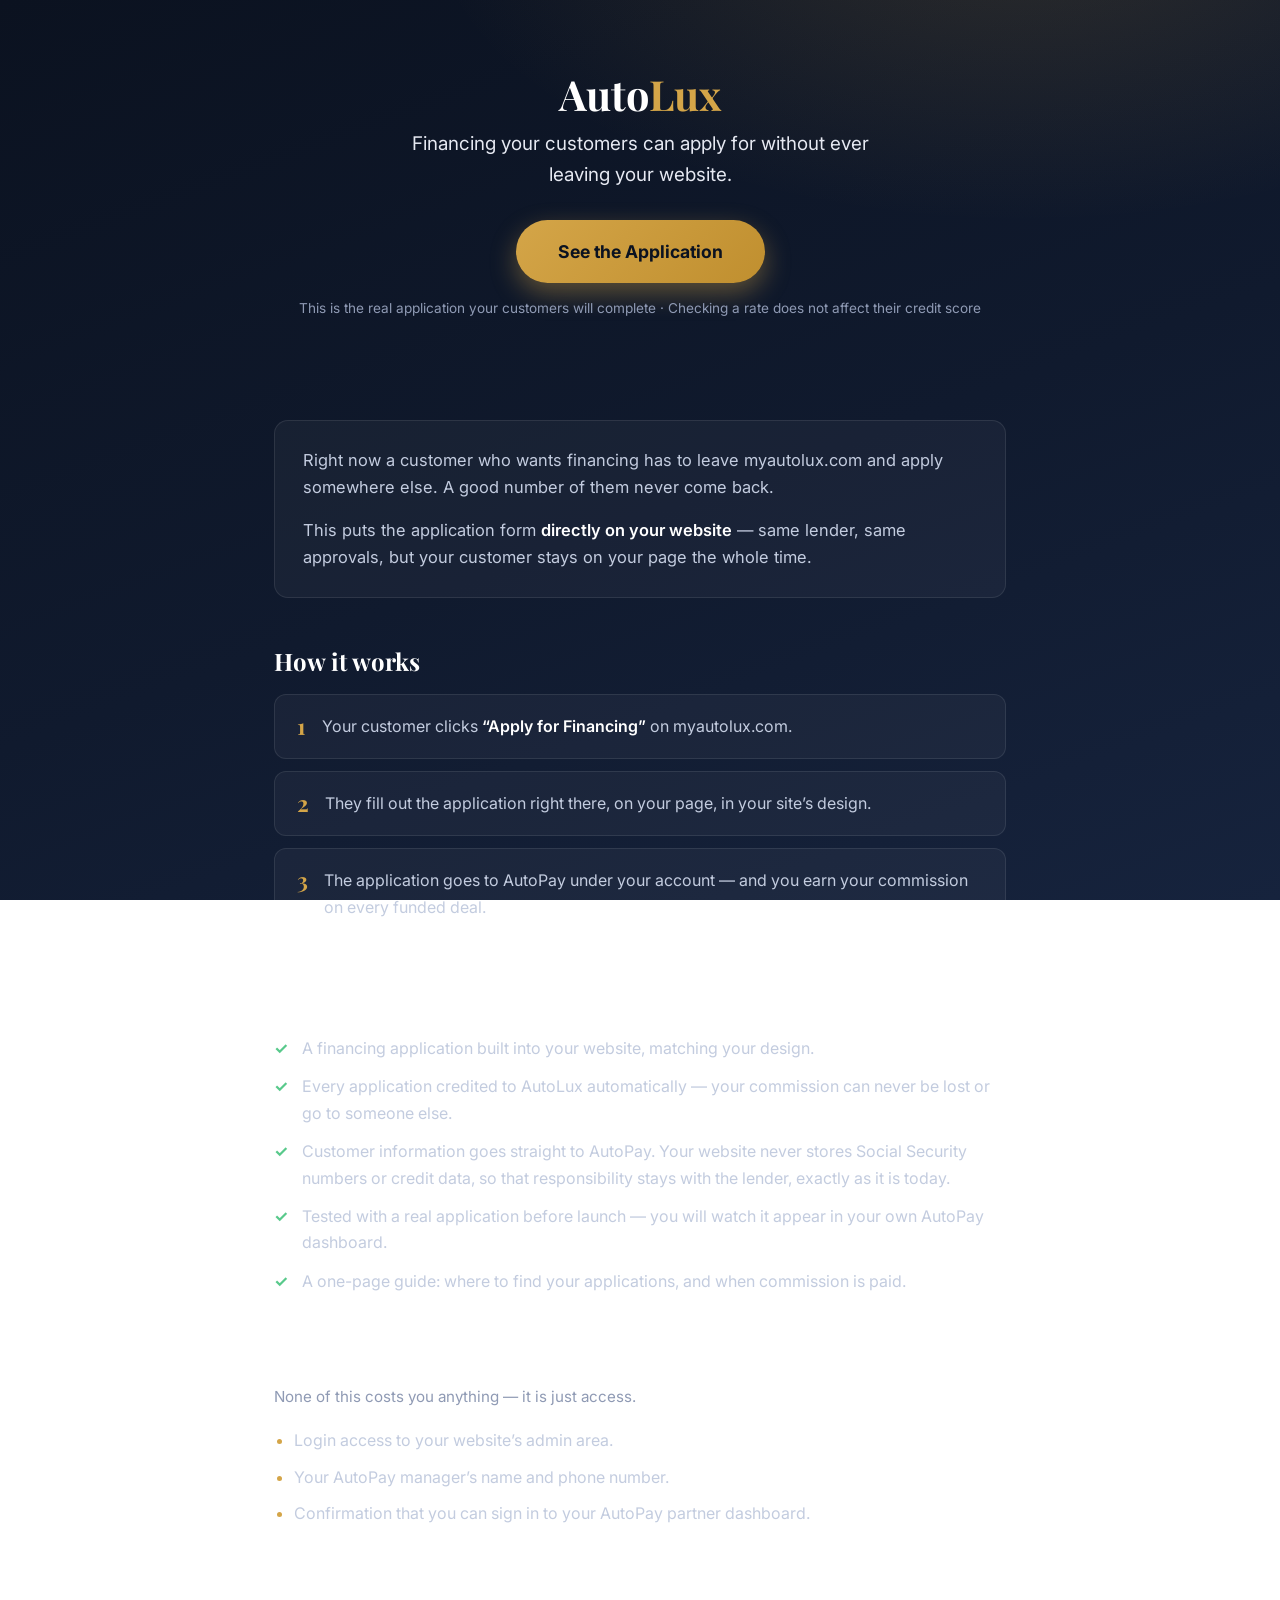
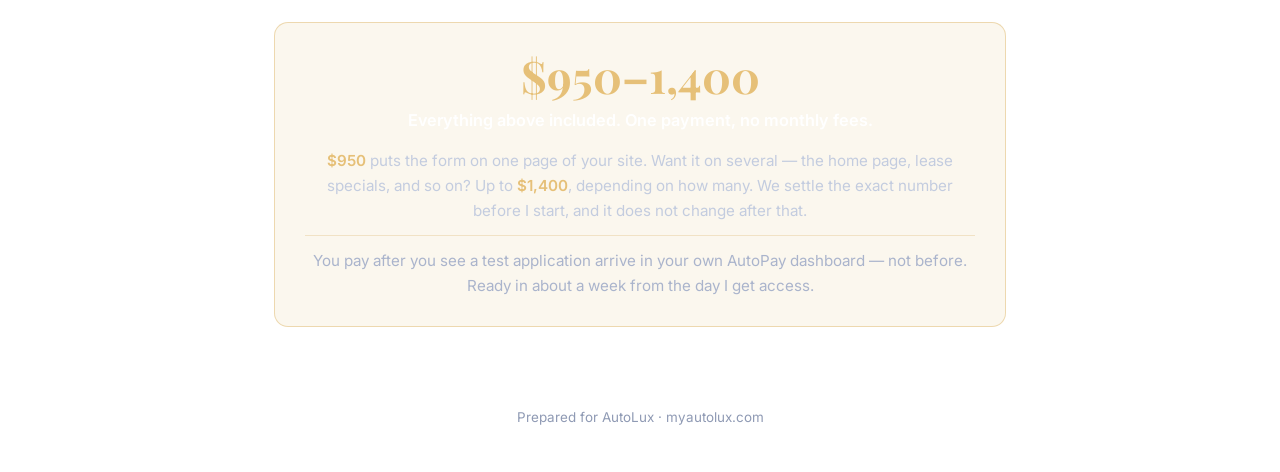
<file: index.html>
<!DOCTYPE html>
<html lang="en">
<head>
  <meta charset="UTF-8">
  <meta name="viewport" content="width=device-width, initial-scale=1.0">
  <title>AutoLux — Financing on Your Site</title>
  <meta name="description" content="Put the financing application directly on myautolux.com — your customers apply without ever leaving your website.">
  <link rel="preconnect" href="https://fonts.googleapis.com">
  <link rel="preconnect" href="https://fonts.gstatic.com" crossorigin>
  <link href="https://fonts.googleapis.com/css2?family=Inter:wght@400;500;600;700&family=Playfair+Display:wght@600;700&display=swap" rel="stylesheet">
  <style>
    * { box-sizing: border-box; }
    body {
      margin: 0;
      font-family: "Inter", -apple-system, BlinkMacSystemFont, "Segoe UI", Roboto, sans-serif;
      font-size: 16px;
      line-height: 1.65;
      color: #c3ccdf;
      background:
        radial-gradient(1000px 520px at 80% -10%, rgba(212, 165, 72, 0.16), transparent 60%),
        linear-gradient(160deg, #0b1220 0%, #101a2e 55%, #16233d 100%);
      background-attachment: fixed;
    }
    .wrap { max-width: 780px; margin: 0 auto; padding: 0 24px; }

    h1, h2 { font-family: "Playfair Display", Georgia, serif; color: #ffffff; line-height: 1.25; }
    h2 { font-size: 1.5rem; margin: 0 0 18px; }
    section { padding: 44px 0 4px; }
    p { margin: 0 0 16px; }
    strong { color: #ffffff; font-weight: 600; }

    /* Hero */
    .hero { text-align: center; padding: 68px 0 40px; }
    .logo {
      font-family: "Playfair Display", Georgia, serif;
      font-size: 2.6rem; font-weight: 700; color: #ffffff; margin: 0 0 8px;
    }
    .logo span { color: #d4a548; }
    .hero .tag { font-size: 1.18rem; color: #e6e9f2; margin: 0 auto 30px; max-width: 520px; }
    .btn {
      display: inline-block;
      padding: 17px 42px;
      border-radius: 999px;
      background: linear-gradient(135deg, #d4a548, #c08f2f);
      color: #0b1220;
      font-size: 1.1rem;
      font-weight: 700;
      text-decoration: none;
      box-shadow: 0 10px 26px rgba(212, 165, 72, 0.4);
      transition: transform 0.15s ease, box-shadow 0.15s ease;
    }
    .btn:hover { transform: translateY(-2px); box-shadow: 0 14px 32px rgba(212, 165, 72, 0.5); }
    .note { margin-top: 14px; font-size: 0.85rem; color: #8f9ab4; }

    /* Intro */
    .intro {
      background: rgba(255, 255, 255, 0.04);
      border: 1px solid rgba(255, 255, 255, 0.09);
      border-radius: 14px;
      padding: 26px 28px;
      font-size: 1.03rem;
    }
    .intro p:last-child { margin-bottom: 0; }

    /* Steps */
    .steps { display: grid; gap: 12px; counter-reset: step; }
    .step {
      display: flex; gap: 16px; align-items: flex-start;
      background: rgba(255, 255, 255, 0.04);
      border: 1px solid rgba(255, 255, 255, 0.09);
      border-radius: 12px;
      padding: 18px 22px;
    }
    .step-num {
      font-family: "Playfair Display", Georgia, serif;
      font-size: 1.4rem; font-weight: 700; color: #d4a548;
      line-height: 1.2; flex-shrink: 0;
    }
    .step p { margin: 0; }

    /* Lists */
    ul.check { list-style: none; padding: 0; margin: 0; display: grid; gap: 12px; }
    ul.check li { padding-left: 28px; position: relative; }
    ul.check li::before { content: "✓"; position: absolute; left: 0; top: 0; color: #58c98b; font-weight: 700; }
    ul.plain { padding-left: 20px; margin: 0; display: grid; gap: 10px; }
    ul.plain li::marker { color: #d4a548; }
    .lead-in { color: #8f9ab4; font-size: 0.95rem; margin: -6px 0 18px; }

    /* Price */
    .price-box {
      background: rgba(212, 165, 72, 0.09);
      border: 1px solid rgba(212, 165, 72, 0.38);
      border-radius: 14px;
      padding: 28px 30px;
      text-align: center;
    }
    .price-box .amount {
      font-family: "Playfair Display", Georgia, serif;
      font-size: 2.8rem; font-weight: 700; color: #e6c078;
      display: block; line-height: 1.1;
      font-variant-numeric: tabular-nums;
    }
    .price-box .all-in {
      display: block; color: #ffffff; font-weight: 600;
      margin: 6px 0 14px; font-size: 1.02rem;
    }
    .price-box p { margin: 0 0 12px; color: #c3ccdf; font-size: 0.95rem; }
    .price-box p strong { color: #e6c078; }
    .price-box .pay-after { margin-bottom: 0; color: #aab4cc; padding-top: 12px; border-top: 1px solid rgba(212, 165, 72, 0.25); }

    footer {
      margin-top: 52px;
      border-top: 1px solid rgba(255, 255, 255, 0.08);
      padding: 22px 0 44px;
      font-size: 0.84rem;
      color: #8f9ab4;
      text-align: center;
    }
    @media (max-width: 560px) {
      .price-box .amount { font-size: 2rem; }
    }
  </style>
</head>
<body>

  <div class="wrap">

    <div class="hero">
      <h1 class="logo">Auto<span>Lux</span></h1>
      <p class="tag">Financing your customers can apply for without ever leaving your website.</p>
      <a class="btn"
         href="https://apply.autopay.com/unified?partnerUniqueId=&amp;ap%5Ba%5D%5BpartnerRecordUniqueIdentifier%5D=&amp;leadChannel=AUTOPAY_AUTO_LUX_FAST_TRACK_API"
         target="_blank" rel="noopener">
        See the Application
      </a>
      <p class="note">This is the real application your customers will complete &middot; Checking a rate does not affect their credit score</p>
    </div>

    <section>
      <div class="intro">
        <p>
          Right now a customer who wants financing has to leave myautolux.com and apply
          somewhere else. A good number of them never come back.
        </p>
        <p>
          This puts the application form <strong>directly on your website</strong> &mdash;
          same lender, same approvals, but your customer stays on your page the whole time.
        </p>
      </div>
    </section>

    <section>
      <h2>How it works</h2>
      <div class="steps">
        <div class="step">
          <span class="step-num">1</span>
          <p>Your customer clicks <strong>&ldquo;Apply for Financing&rdquo;</strong> on myautolux.com.</p>
        </div>
        <div class="step">
          <span class="step-num">2</span>
          <p>They fill out the application right there, on your page, in your site&rsquo;s design.</p>
        </div>
        <div class="step">
          <span class="step-num">3</span>
          <p>The application goes to AutoPay under your account &mdash; and you earn your commission on every funded deal.</p>
        </div>
      </div>
    </section>

    <section>
      <h2>What you get</h2>
      <ul class="check">
        <li>A financing application built into your website, matching your design.</li>
        <li>Every application credited to AutoLux automatically &mdash; your commission can never be lost or go to someone else.</li>
        <li>Customer information goes straight to AutoPay. Your website never stores Social Security numbers or credit data, so that responsibility stays with the lender, exactly as it is today.</li>
        <li>Tested with a real application before launch &mdash; you will watch it appear in your own AutoPay dashboard.</li>
        <li>A one-page guide: where to find your applications, and when commission is paid.</li>
      </ul>
    </section>

    <section>
      <h2>What I need from you</h2>
      <p class="lead-in">None of this costs you anything &mdash; it is just access.</p>
      <ul class="plain">
        <li>Login access to your website&rsquo;s admin area.</li>
        <li>Your AutoPay manager&rsquo;s name and phone number.</li>
        <li>Confirmation that you can sign in to your AutoPay partner dashboard.</li>
      </ul>
    </section>

    <section>
      <h2>Price</h2>
      <div class="price-box">
        <span class="amount">$950&ndash;1,400</span>
        <span class="all-in">Everything above included. One payment, no monthly fees.</span>
        <p>
          <strong>$950</strong> puts the form on one page of your site. Want it on several
          &mdash; the home page, lease specials, and so on? Up to <strong>$1,400</strong>,
          depending on how many. We settle the exact number before I start, and it does
          not change after that.
        </p>
        <p class="pay-after">
          You pay after you see a test application arrive in your own AutoPay dashboard
          &mdash; not before. Ready in about a week from the day I get access.
        </p>
      </div>
    </section>

    <footer>
      Prepared for AutoLux &middot; myautolux.com
    </footer>

  </div>

</body>
</html>
</file>
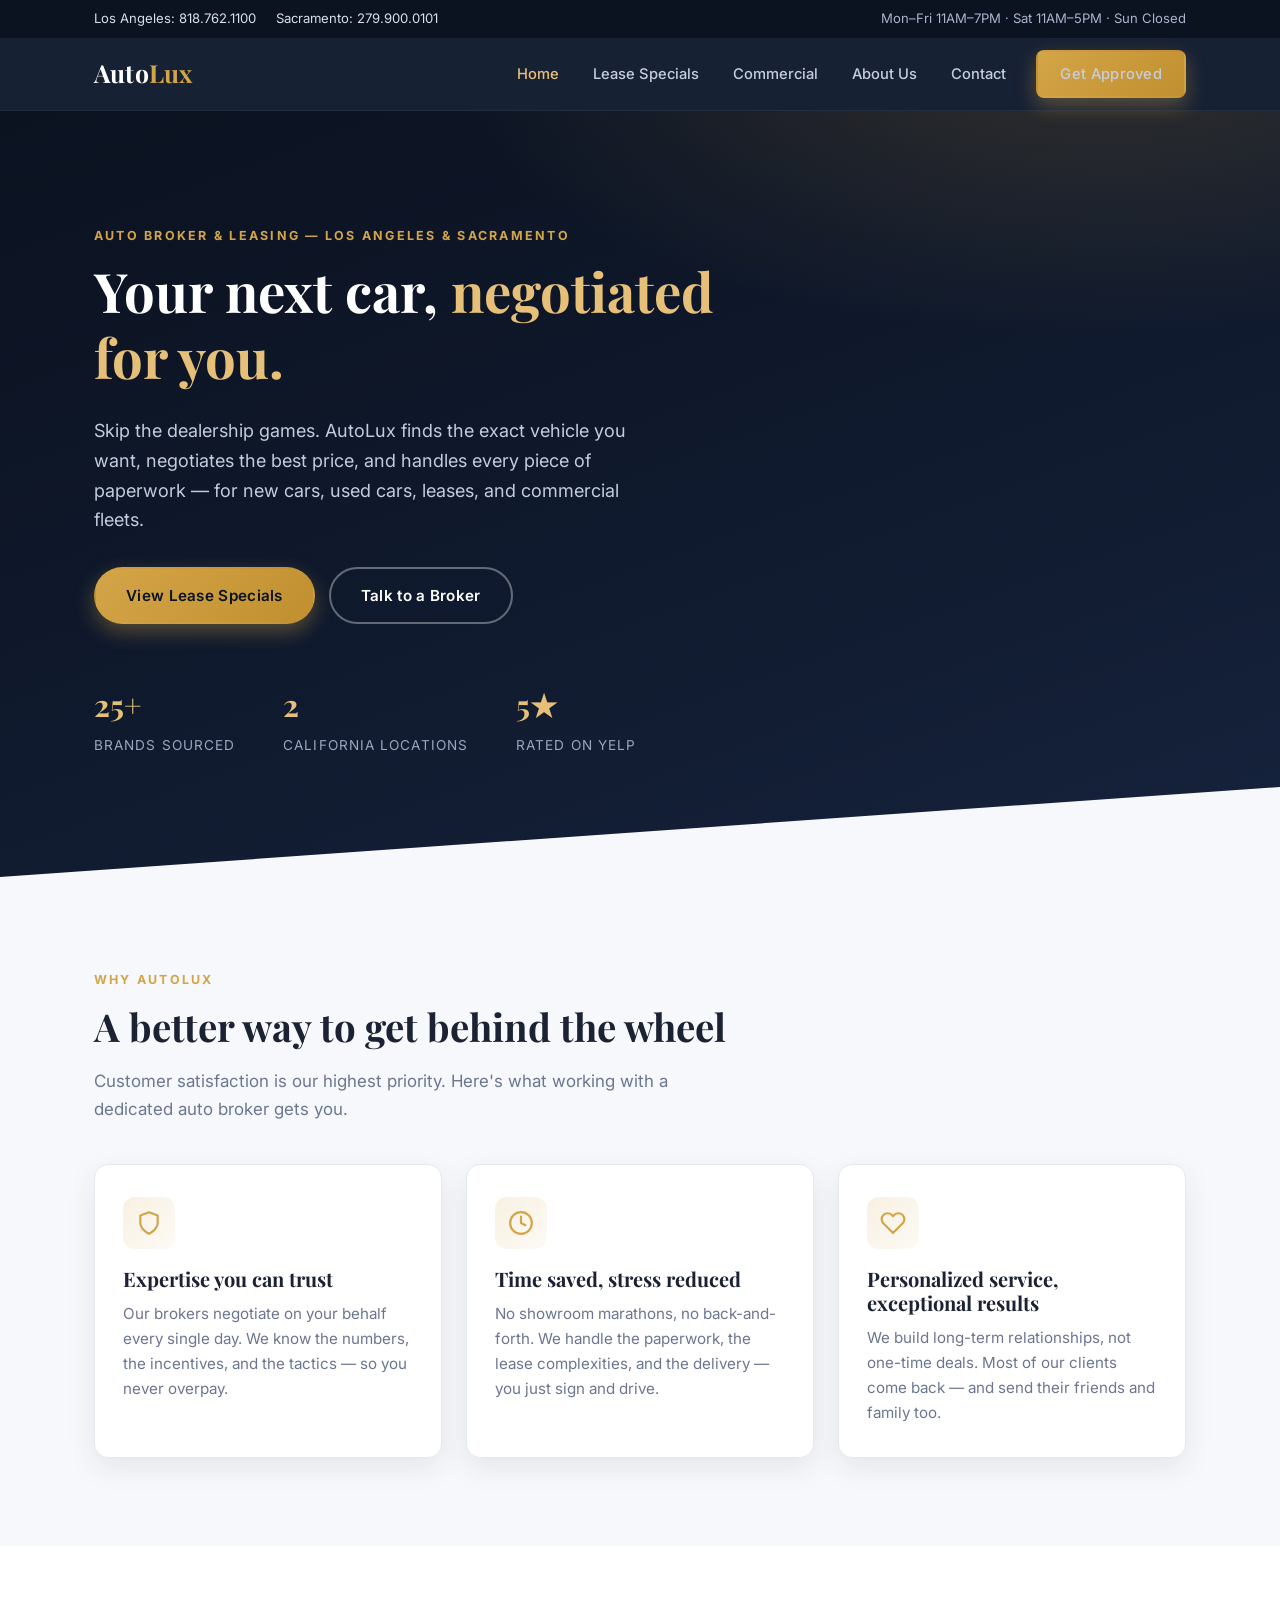
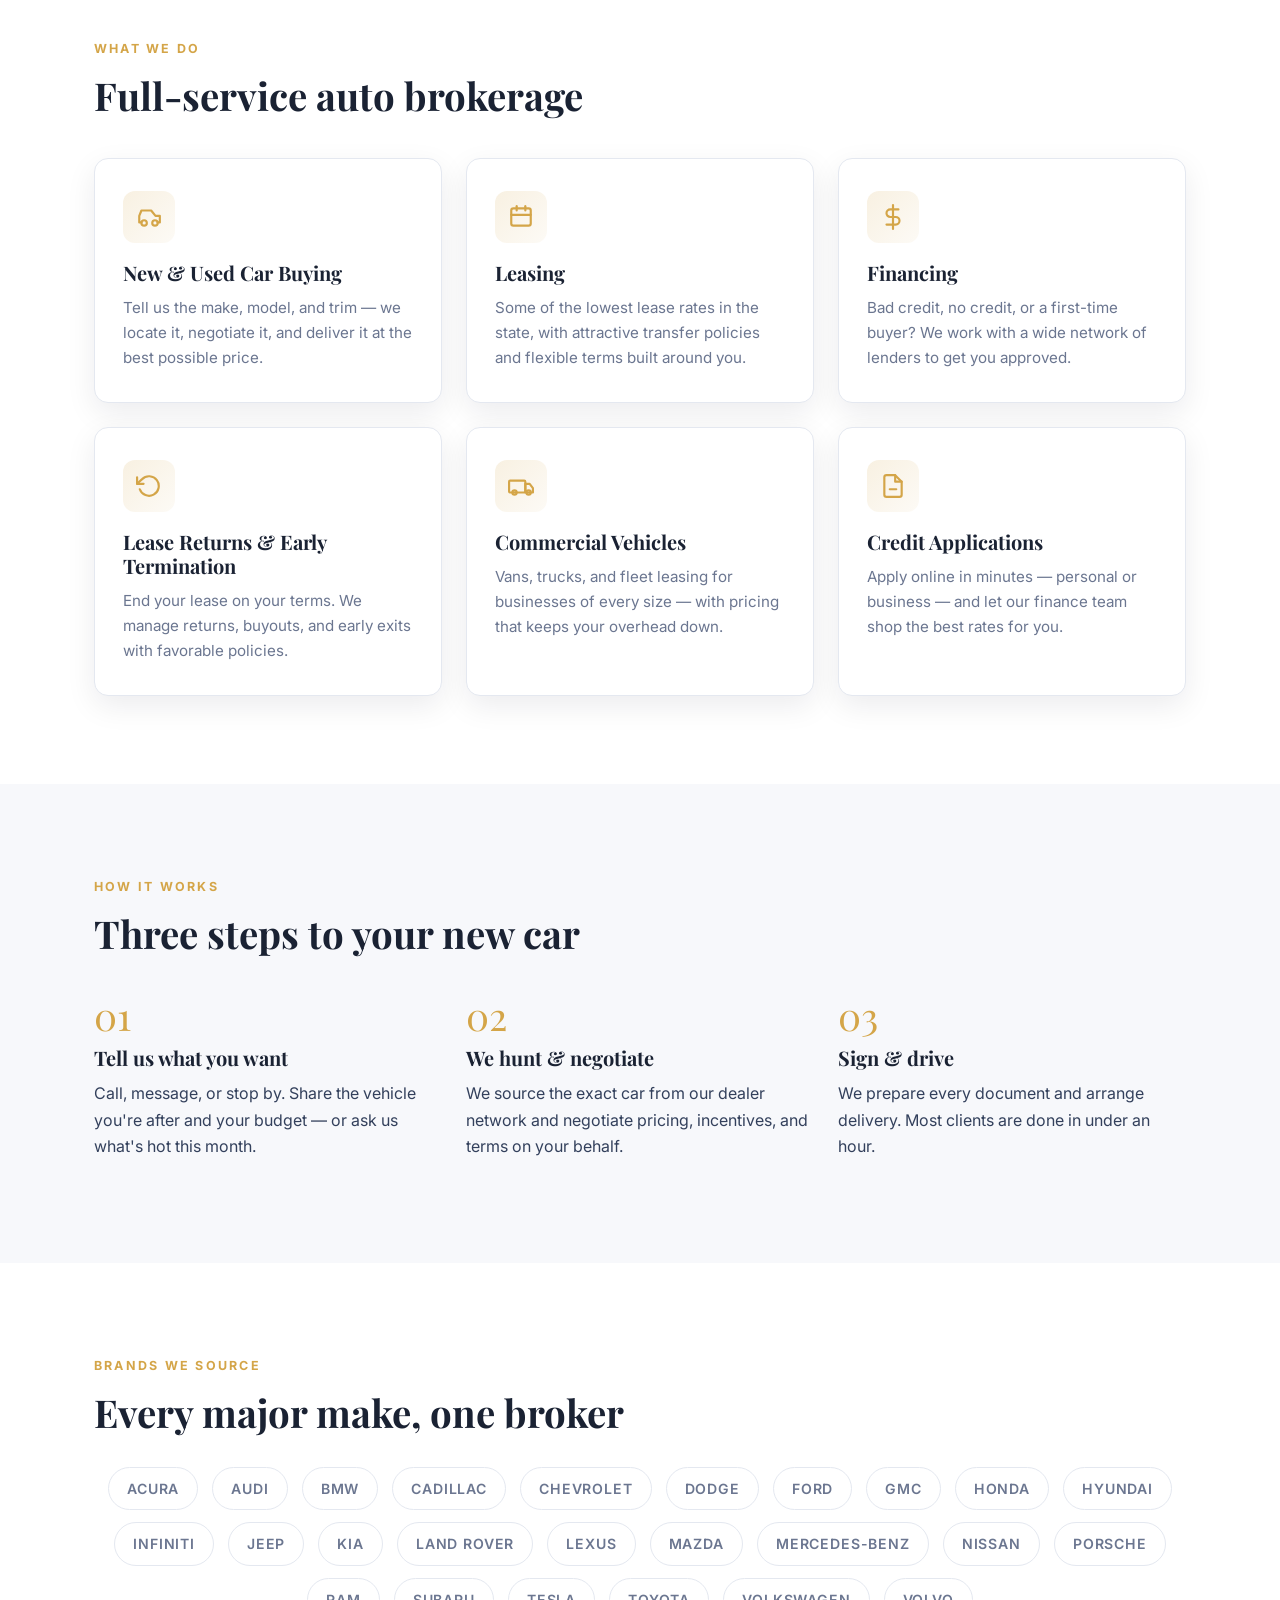
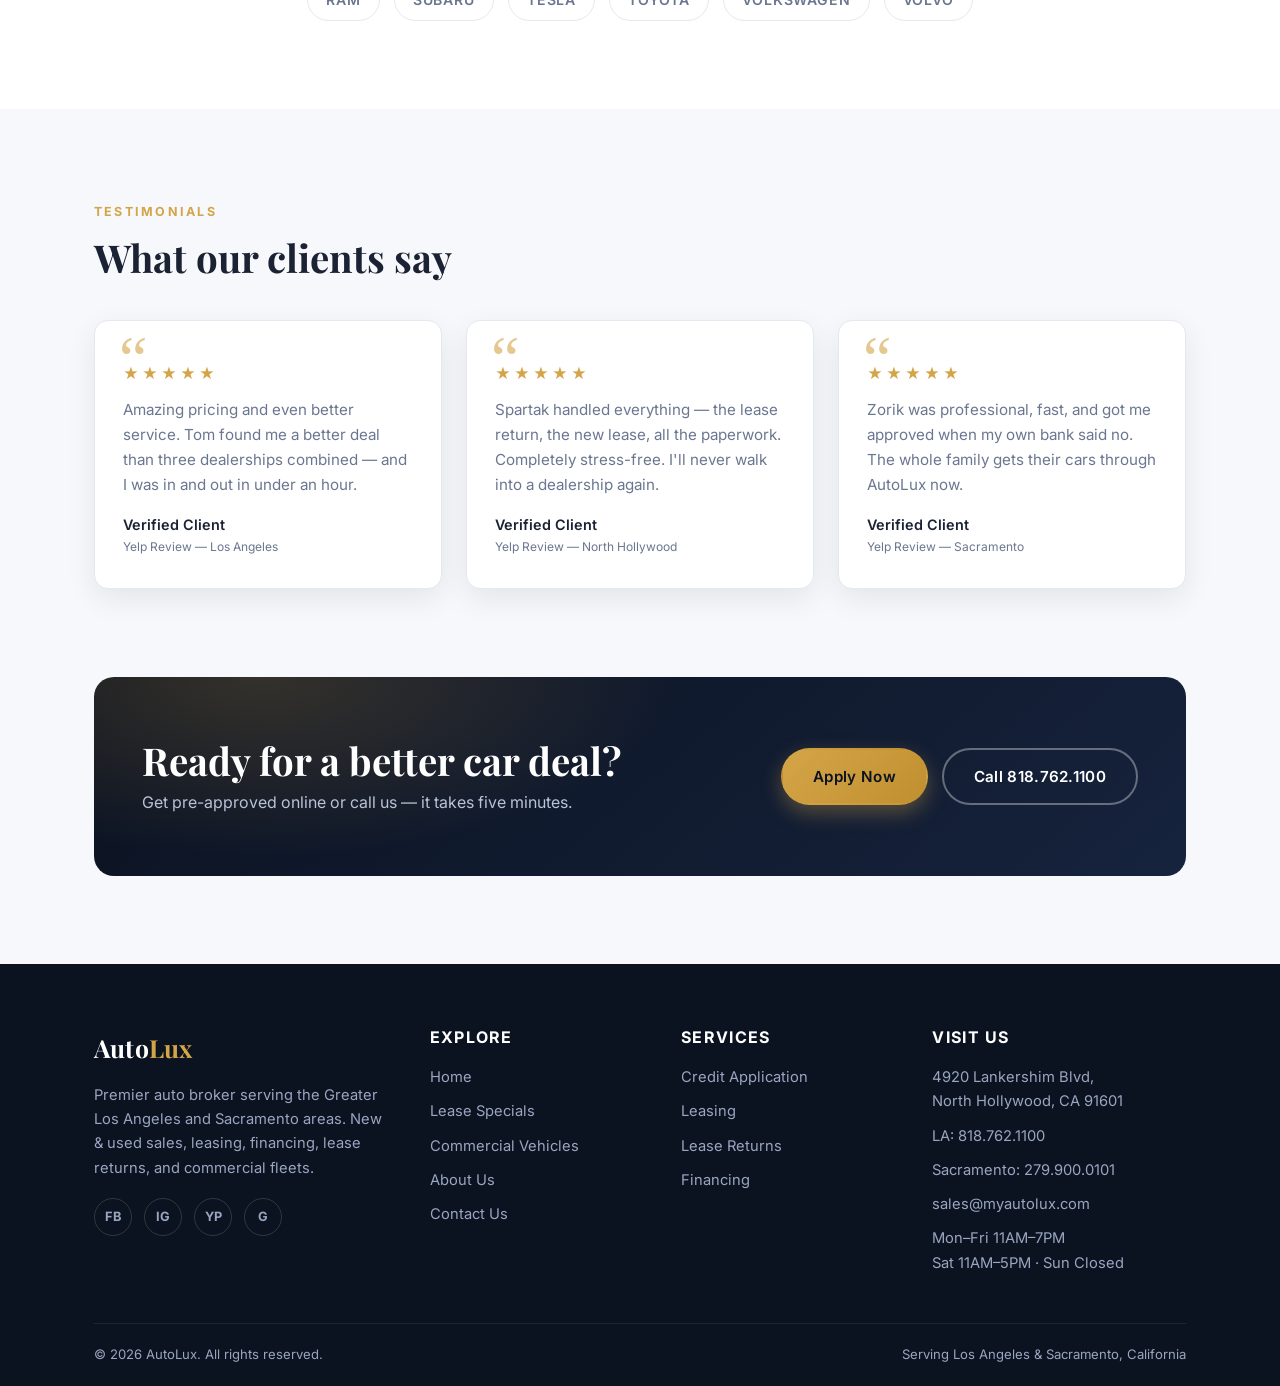
<file: site/index.html>
<!DOCTYPE html>
<html lang="en">
<head>
  <meta charset="UTF-8">
  <meta name="viewport" content="width=device-width, initial-scale=1.0">
  <title>AutoLux — Auto Broker &amp; Leasing | Los Angeles &amp; Sacramento</title>
  <meta name="description" content="AutoLux is a premier auto broker serving Los Angeles and Sacramento. We negotiate new &amp; used car purchases, leases, and financing — saving you time, money, and stress.">
  <link rel="preconnect" href="https://fonts.googleapis.com">
  <link rel="preconnect" href="https://fonts.gstatic.com" crossorigin>
  <link href="https://fonts.googleapis.com/css2?family=Inter:wght@400;500;600;700&family=Playfair+Display:wght@600;700&display=swap" rel="stylesheet">
  <link rel="stylesheet" href="css/styles.css">
</head>
<body>

  <div class="topbar">
    <div class="container">
      <div class="topbar__phones">
        <a href="tel:+18187621100">Los Angeles: 818.762.1100</a>
        <a href="tel:+12799000101">Sacramento: 279.900.0101</a>
      </div>
      <span>Mon–Fri 11AM–7PM &middot; Sat 11AM–5PM &middot; Sun Closed</span>
    </div>
  </div>

  <header class="site-header">
    <div class="container">
      <a class="logo" href="index.html">Auto<span>Lux</span></a>
      <button class="nav-toggle" aria-label="Toggle navigation" aria-expanded="false">
        <span></span><span></span><span></span>
      </button>
      <nav class="nav" aria-label="Main navigation">
        <a href="index.html">Home</a>
        <a href="lease-specials.html">Lease Specials</a>
        <a href="commercial.html">Commercial</a>
        <a href="about.html">About Us</a>
        <a href="contact.html">Contact</a>
        <a class="btn btn--gold" href="credit-application.html">Get Approved</a>
      </nav>
    </div>
  </header>

  <main>

    <section class="hero">
      <div class="container">
        <div class="hero__inner">
          <span class="section__eyebrow">Auto Broker &amp; Leasing — Los Angeles &amp; Sacramento</span>
          <h1>Your next car, <em>negotiated for you.</em></h1>
          <p>
            Skip the dealership games. AutoLux finds the exact vehicle you want, negotiates
            the best price, and handles every piece of paperwork — for new cars, used cars,
            leases, and commercial fleets.
          </p>
          <div class="hero__actions">
            <a class="btn btn--gold" href="lease-specials.html">View Lease Specials</a>
            <a class="btn btn--ghost" href="contact.html">Talk to a Broker</a>
          </div>
          <div class="hero__stats">
            <div class="hero__stat">
              <strong>25+</strong>
              <span>Brands Sourced</span>
            </div>
            <div class="hero__stat">
              <strong>2</strong>
              <span>California Locations</span>
            </div>
            <div class="hero__stat">
              <strong>5★</strong>
              <span>Rated on Yelp</span>
            </div>
          </div>
        </div>
      </div>
    </section>

    <section class="section">
      <div class="container">
        <span class="section__eyebrow">Why AutoLux</span>
        <h2>A better way to get behind the wheel</h2>
        <p class="section__lead">
          Customer satisfaction is our highest priority. Here's what working with a
          dedicated auto broker gets you.
        </p>
        <div class="grid grid--3" style="margin-top: 40px;">
          <div class="card reveal">
            <div class="card__icon">
              <svg viewBox="0 0 24 24" fill="none" stroke="currentColor" stroke-width="2" stroke-linecap="round" stroke-linejoin="round"><path d="M12 22s8-4 8-10V5l-8-3-8 3v7c0 6 8 10 8 10z"/></svg>
            </div>
            <h3>Expertise you can trust</h3>
            <p>
              Our brokers negotiate on your behalf every single day. We know the numbers,
              the incentives, and the tactics — so you never overpay.
            </p>
          </div>
          <div class="card reveal">
            <div class="card__icon">
              <svg viewBox="0 0 24 24" fill="none" stroke="currentColor" stroke-width="2" stroke-linecap="round" stroke-linejoin="round"><circle cx="12" cy="12" r="10"/><polyline points="12 6 12 12 16 14"/></svg>
            </div>
            <h3>Time saved, stress reduced</h3>
            <p>
              No showroom marathons, no back-and-forth. We handle the paperwork, the
              lease complexities, and the delivery — you just sign and drive.
            </p>
          </div>
          <div class="card reveal">
            <div class="card__icon">
              <svg viewBox="0 0 24 24" fill="none" stroke="currentColor" stroke-width="2" stroke-linecap="round" stroke-linejoin="round"><path d="M20.84 4.61a5.5 5.5 0 0 0-7.78 0L12 5.67l-1.06-1.06a5.5 5.5 0 0 0-7.78 7.78l1.06 1.06L12 21.23l7.78-7.78 1.06-1.06a5.5 5.5 0 0 0 0-7.78z"/></svg>
            </div>
            <h3>Personalized service, exceptional results</h3>
            <p>
              We build long-term relationships, not one-time deals. Most of our clients
              come back — and send their friends and family too.
            </p>
          </div>
        </div>
      </div>
    </section>

    <section class="section section--alt">
      <div class="container">
        <span class="section__eyebrow">What We Do</span>
        <h2>Full-service auto brokerage</h2>
        <div class="grid grid--3" style="margin-top: 40px;">
          <div class="card reveal">
            <div class="card__icon">
              <svg viewBox="0 0 24 24" fill="none" stroke="currentColor" stroke-width="2" stroke-linecap="round" stroke-linejoin="round"><path d="M5 17h-2v-6l2-5h9l4 5h4v6h-2"/><circle cx="7.5" cy="17.5" r="2.5"/><circle cx="17.5" cy="17.5" r="2.5"/></svg>
            </div>
            <h3>New &amp; Used Car Buying</h3>
            <p>Tell us the make, model, and trim — we locate it, negotiate it, and deliver it at the best possible price.</p>
          </div>
          <div class="card reveal">
            <div class="card__icon">
              <svg viewBox="0 0 24 24" fill="none" stroke="currentColor" stroke-width="2" stroke-linecap="round" stroke-linejoin="round"><rect x="3" y="4" width="18" height="16" rx="2"/><line x1="3" y1="10" x2="21" y2="10"/><line x1="8" y1="2" x2="8" y2="6"/><line x1="16" y1="2" x2="16" y2="6"/></svg>
            </div>
            <h3>Leasing</h3>
            <p>Some of the lowest lease rates in the state, with attractive transfer policies and flexible terms built around you.</p>
          </div>
          <div class="card reveal">
            <div class="card__icon">
              <svg viewBox="0 0 24 24" fill="none" stroke="currentColor" stroke-width="2" stroke-linecap="round" stroke-linejoin="round"><line x1="12" y1="1" x2="12" y2="23"/><path d="M17 5H9.5a3.5 3.5 0 0 0 0 7h5a3.5 3.5 0 0 1 0 7H6"/></svg>
            </div>
            <h3>Financing</h3>
            <p>Bad credit, no credit, or a first-time buyer? We work with a wide network of lenders to get you approved.</p>
          </div>
          <div class="card reveal">
            <div class="card__icon">
              <svg viewBox="0 0 24 24" fill="none" stroke="currentColor" stroke-width="2" stroke-linecap="round" stroke-linejoin="round"><polyline points="1 4 1 10 7 10"/><path d="M3.51 15a9 9 0 1 0 2.13-9.36L1 10"/></svg>
            </div>
            <h3>Lease Returns &amp; Early Termination</h3>
            <p>End your lease on your terms. We manage returns, buyouts, and early exits with favorable policies.</p>
          </div>
          <div class="card reveal">
            <div class="card__icon">
              <svg viewBox="0 0 24 24" fill="none" stroke="currentColor" stroke-width="2" stroke-linecap="round" stroke-linejoin="round"><rect x="1" y="7" width="15" height="11" rx="1"/><path d="M16 10h4l3 4v4h-7z"/><circle cx="6" cy="18" r="2"/><circle cx="19" cy="18" r="2"/></svg>
            </div>
            <h3>Commercial Vehicles</h3>
            <p>Vans, trucks, and fleet leasing for businesses of every size — with pricing that keeps your overhead down.</p>
          </div>
          <div class="card reveal">
            <div class="card__icon">
              <svg viewBox="0 0 24 24" fill="none" stroke="currentColor" stroke-width="2" stroke-linecap="round" stroke-linejoin="round"><path d="M14 2H6a2 2 0 0 0-2 2v16a2 2 0 0 0 2 2h12a2 2 0 0 0 2-2V8z"/><polyline points="14 2 14 8 20 8"/><line x1="9" y1="15" x2="15" y2="15"/></svg>
            </div>
            <h3>Credit Applications</h3>
            <p>Apply online in minutes — personal or business — and let our finance team shop the best rates for you.</p>
          </div>
        </div>
      </div>
    </section>

    <section class="section">
      <div class="container">
        <span class="section__eyebrow">How It Works</span>
        <h2>Three steps to your new car</h2>
        <div class="grid grid--3" style="margin-top: 40px;">
          <div class="step reveal">
            <div class="step__num">01</div>
            <h3>Tell us what you want</h3>
            <p>Call, message, or stop by. Share the vehicle you're after and your budget — or ask us what's hot this month.</p>
          </div>
          <div class="step reveal">
            <div class="step__num">02</div>
            <h3>We hunt &amp; negotiate</h3>
            <p>We source the exact car from our dealer network and negotiate pricing, incentives, and terms on your behalf.</p>
          </div>
          <div class="step reveal">
            <div class="step__num">03</div>
            <h3>Sign &amp; drive</h3>
            <p>We prepare every document and arrange delivery. Most clients are done in under an hour.</p>
          </div>
        </div>
      </div>
    </section>

    <section class="section section--alt">
      <div class="container">
        <span class="section__eyebrow">Brands We Source</span>
        <h2 style="margin-bottom: 32px;">Every major make, one broker</h2>
        <div class="brands reveal">
          <span>Acura</span><span>Audi</span><span>BMW</span><span>Cadillac</span>
          <span>Chevrolet</span><span>Dodge</span><span>Ford</span><span>GMC</span>
          <span>Honda</span><span>Hyundai</span><span>Infiniti</span><span>Jeep</span>
          <span>Kia</span><span>Land Rover</span><span>Lexus</span><span>Mazda</span>
          <span>Mercedes-Benz</span><span>Nissan</span><span>Porsche</span><span>Ram</span>
          <span>Subaru</span><span>Tesla</span><span>Toyota</span><span>Volkswagen</span>
          <span>Volvo</span>
        </div>
      </div>
    </section>

    <section class="section">
      <div class="container">
        <span class="section__eyebrow">Testimonials</span>
        <h2>What our clients say</h2>
        <div class="grid grid--3" style="margin-top: 40px;">
          <div class="card testimonial reveal">
            <div class="testimonial__stars">★★★★★</div>
            <p>
              Amazing pricing and even better service. Tom found me a better deal than
              three dealerships combined — and I was in and out in under an hour.
            </p>
            <div class="testimonial__author">
              Verified Client
              <small>Yelp Review — Los Angeles</small>
            </div>
          </div>
          <div class="card testimonial reveal">
            <div class="testimonial__stars">★★★★★</div>
            <p>
              Spartak handled everything — the lease return, the new lease, all the
              paperwork. Completely stress-free. I'll never walk into a dealership again.
            </p>
            <div class="testimonial__author">
              Verified Client
              <small>Yelp Review — North Hollywood</small>
            </div>
          </div>
          <div class="card testimonial reveal">
            <div class="testimonial__stars">★★★★★</div>
            <p>
              Zorik was professional, fast, and got me approved when my own bank said no.
              The whole family gets their cars through AutoLux now.
            </p>
            <div class="testimonial__author">
              Verified Client
              <small>Yelp Review — Sacramento</small>
            </div>
          </div>
        </div>
      </div>
    </section>

    <section class="section" style="padding-top: 0;">
      <div class="container">
        <div class="cta-band reveal">
          <div>
            <h2>Ready for a better car deal?</h2>
            <p>Get pre-approved online or call us — it takes five minutes.</p>
          </div>
          <div class="hero__actions">
            <a class="btn btn--gold" href="credit-application.html">Apply Now</a>
            <a class="btn btn--ghost" href="tel:+18187621100">Call 818.762.1100</a>
          </div>
        </div>
      </div>
    </section>

  </main>

  <footer class="site-footer">
    <div class="container">
      <div class="site-footer__grid">
        <div>
          <a class="logo" href="index.html">Auto<span>Lux</span></a>
          <p>
            Premier auto broker serving the Greater Los Angeles and Sacramento areas.
            New &amp; used sales, leasing, financing, lease returns, and commercial fleets.
          </p>
          <div class="site-footer__social">
            <a href="https://www.facebook.com/" aria-label="Facebook" rel="noopener" target="_blank">FB</a>
            <a href="https://www.instagram.com/" aria-label="Instagram" rel="noopener" target="_blank">IG</a>
            <a href="https://www.yelp.com/" aria-label="Yelp" rel="noopener" target="_blank">YP</a>
            <a href="https://www.google.com/maps" aria-label="Google" rel="noopener" target="_blank">G</a>
          </div>
        </div>
        <div>
          <h4>Explore</h4>
          <ul>
            <li><a href="index.html">Home</a></li>
            <li><a href="lease-specials.html">Lease Specials</a></li>
            <li><a href="commercial.html">Commercial Vehicles</a></li>
            <li><a href="about.html">About Us</a></li>
            <li><a href="contact.html">Contact Us</a></li>
          </ul>
        </div>
        <div>
          <h4>Services</h4>
          <ul>
            <li><a href="credit-application.html">Credit Application</a></li>
            <li><a href="lease-specials.html">Leasing</a></li>
            <li><a href="contact.html">Lease Returns</a></li>
            <li><a href="contact.html">Financing</a></li>
          </ul>
        </div>
        <div>
          <h4>Visit Us</h4>
          <ul>
            <li>4920 Lankershim Blvd,<br>North Hollywood, CA 91601</li>
            <li><a href="tel:+18187621100">LA: 818.762.1100</a></li>
            <li><a href="tel:+12799000101">Sacramento: 279.900.0101</a></li>
            <li><a href="mailto:sales@myautolux.com">sales@myautolux.com</a></li>
            <li>Mon–Fri 11AM–7PM<br>Sat 11AM–5PM &middot; Sun Closed</li>
          </ul>
        </div>
      </div>
      <div class="site-footer__bottom">
        <span>&copy; <span data-year>2026</span> AutoLux. All rights reserved.</span>
        <span>Serving Los Angeles &amp; Sacramento, California</span>
      </div>
    </div>
  </footer>

  <script src="js/main.js"></script>
</body>
</html>
</file>
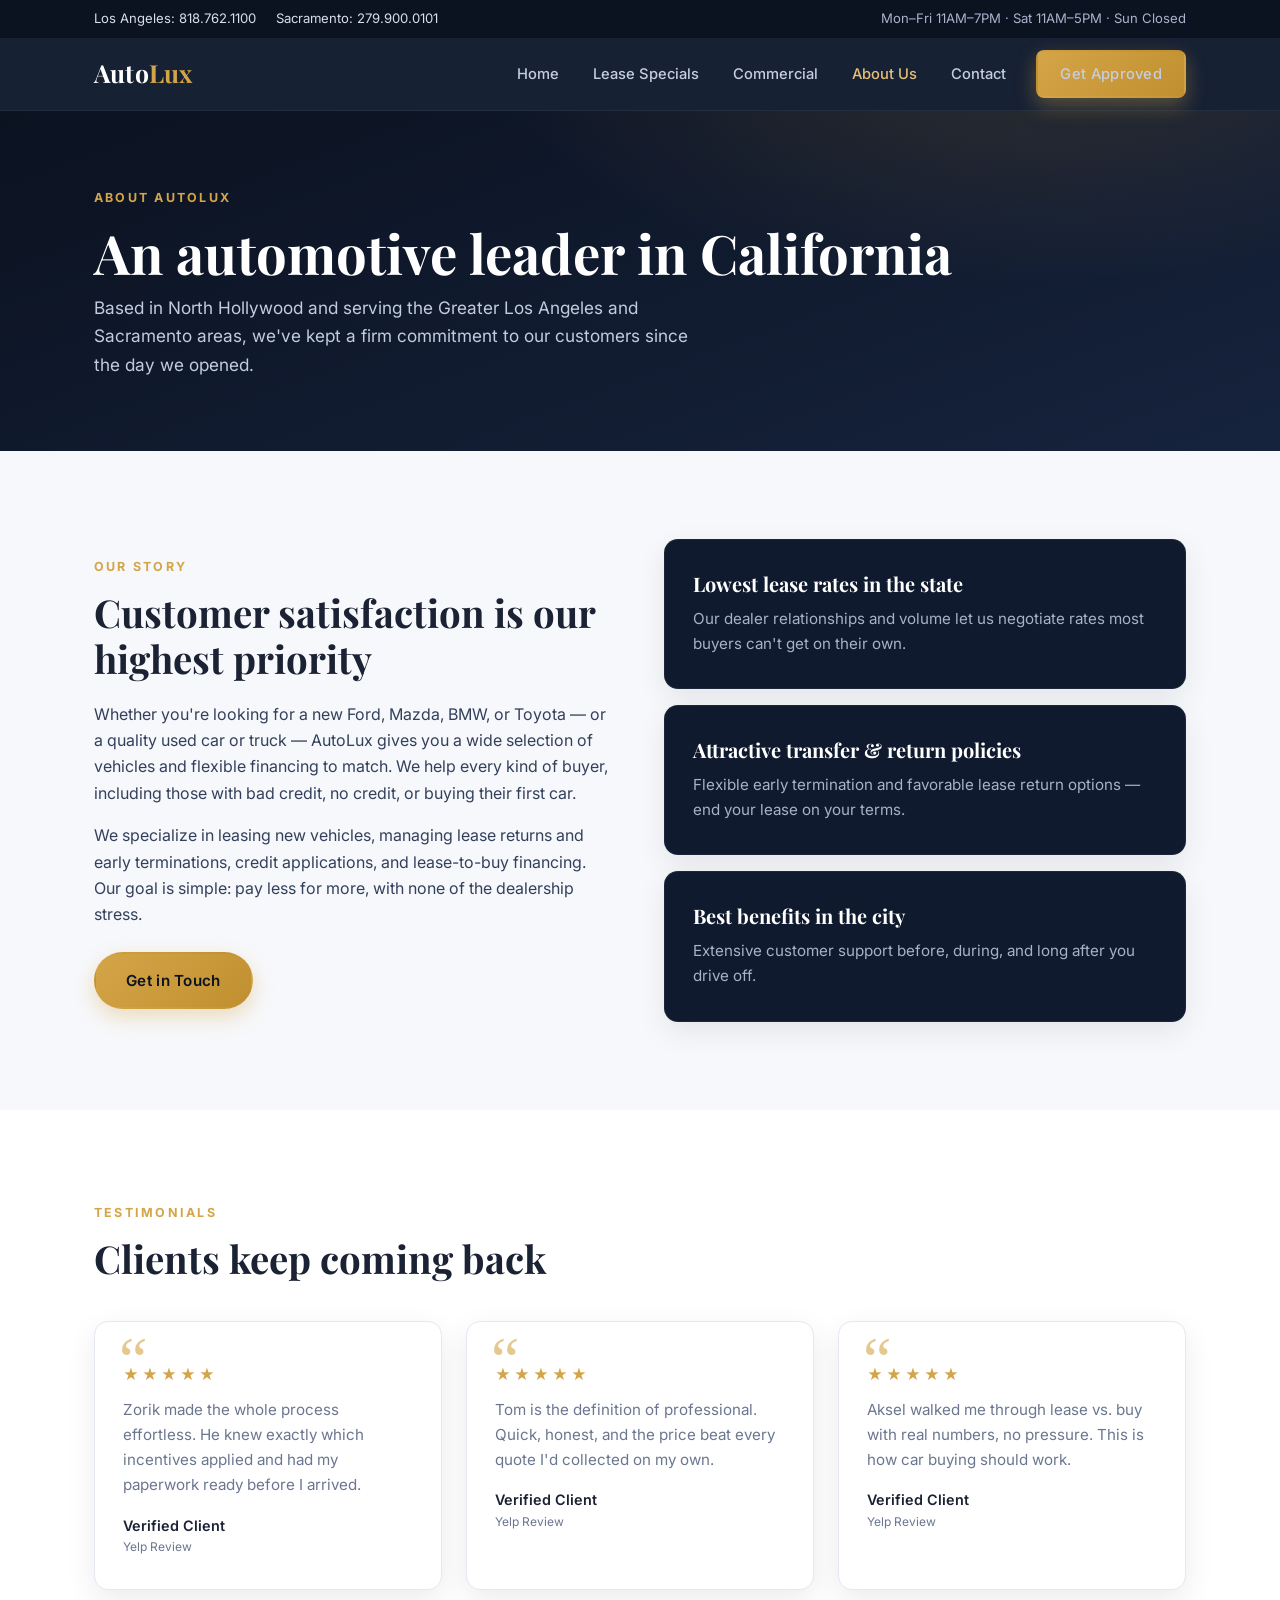
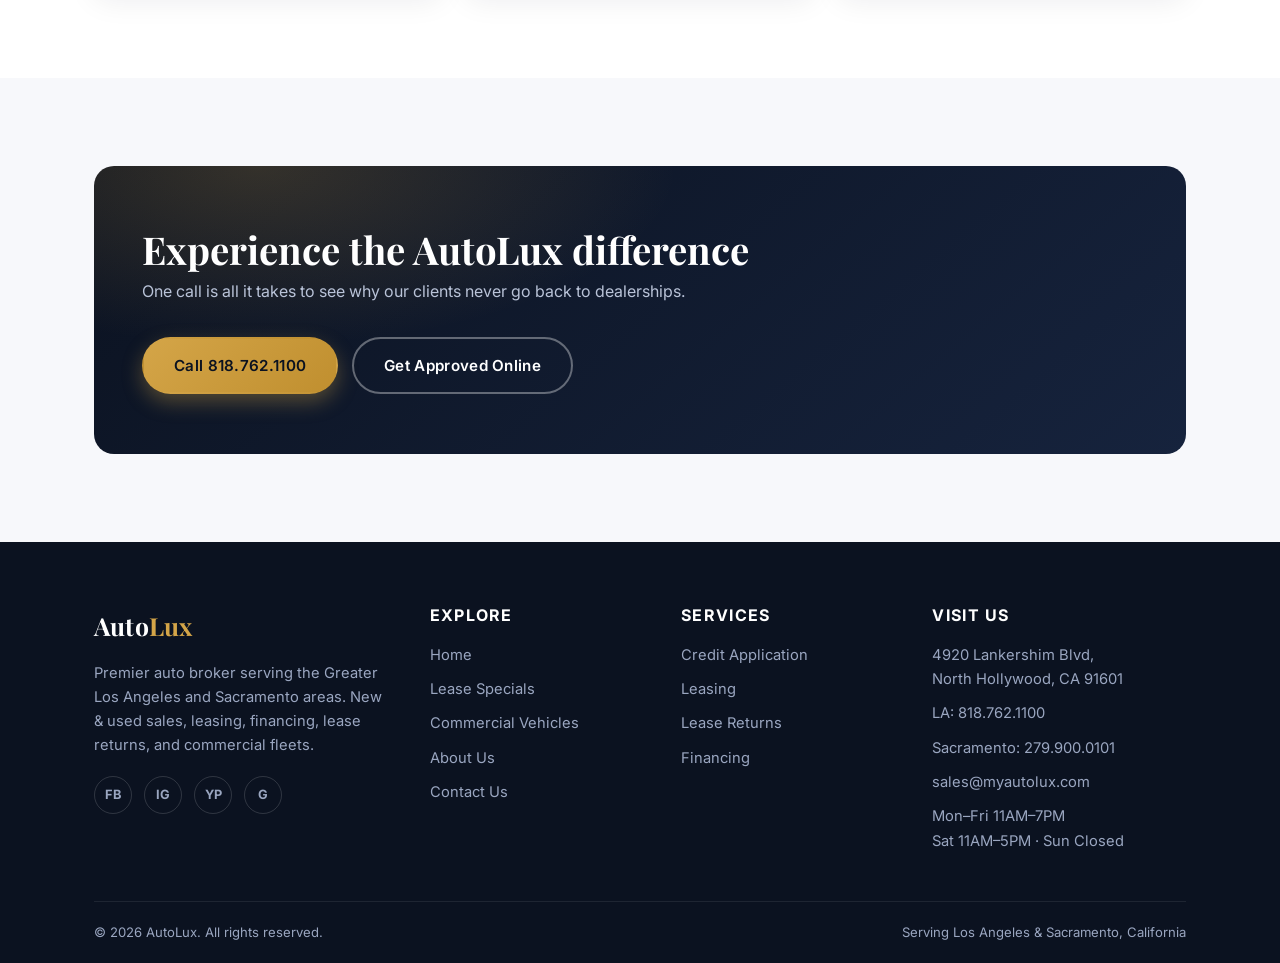
<file: site/about.html>
<!DOCTYPE html>
<html lang="en">
<head>
  <meta charset="UTF-8">
  <meta name="viewport" content="width=device-width, initial-scale=1.0">
  <title>About Us | AutoLux — Auto Broker &amp; Leasing</title>
  <meta name="description" content="AutoLux is an automotive leader based in North Hollywood, CA, serving the Greater Los Angeles and Sacramento areas with leasing, financing, and lease return services.">
  <link rel="preconnect" href="https://fonts.googleapis.com">
  <link rel="preconnect" href="https://fonts.gstatic.com" crossorigin>
  <link href="https://fonts.googleapis.com/css2?family=Inter:wght@400;500;600;700&family=Playfair+Display:wght@600;700&display=swap" rel="stylesheet">
  <link rel="stylesheet" href="css/styles.css">
</head>
<body>

  <div class="topbar">
    <div class="container">
      <div class="topbar__phones">
        <a href="tel:+18187621100">Los Angeles: 818.762.1100</a>
        <a href="tel:+12799000101">Sacramento: 279.900.0101</a>
      </div>
      <span>Mon–Fri 11AM–7PM &middot; Sat 11AM–5PM &middot; Sun Closed</span>
    </div>
  </div>

  <header class="site-header">
    <div class="container">
      <a class="logo" href="index.html">Auto<span>Lux</span></a>
      <button class="nav-toggle" aria-label="Toggle navigation" aria-expanded="false">
        <span></span><span></span><span></span>
      </button>
      <nav class="nav" aria-label="Main navigation">
        <a href="index.html">Home</a>
        <a href="lease-specials.html">Lease Specials</a>
        <a href="commercial.html">Commercial</a>
        <a href="about.html">About Us</a>
        <a href="contact.html">Contact</a>
        <a class="btn btn--gold" href="credit-application.html">Get Approved</a>
      </nav>
    </div>
  </header>

  <main>

    <section class="page-hero">
      <div class="container">
        <span class="section__eyebrow">About AutoLux</span>
        <h1>An automotive leader in California</h1>
        <p>
          Based in North Hollywood and serving the Greater Los Angeles and Sacramento
          areas, we've kept a firm commitment to our customers since the day we opened.
        </p>
      </div>
    </section>

    <section class="section">
      <div class="container">
        <div class="grid grid--2" style="align-items: center; gap: 48px;">
          <div class="reveal">
            <span class="section__eyebrow">Our Story</span>
            <h2>Customer satisfaction is our highest priority</h2>
            <p>
              Whether you're looking for a new Ford, Mazda, BMW, or Toyota — or a quality
              used car or truck — AutoLux gives you a wide selection of vehicles and
              flexible financing to match. We help every kind of buyer, including those
              with bad credit, no credit, or buying their first car.
            </p>
            <p>
              We specialize in leasing new vehicles, managing lease returns and early
              terminations, credit applications, and lease-to-buy financing. Our goal is
              simple: pay less for more, with none of the dealership stress.
            </p>
            <a class="btn btn--gold" href="contact.html" style="margin-top: 8px;">Get in Touch</a>
          </div>
          <div class="grid" style="gap: 16px;">
            <div class="card card--dark reveal">
              <h3>Lowest lease rates in the state</h3>
              <p>Our dealer relationships and volume let us negotiate rates most buyers can't get on their own.</p>
            </div>
            <div class="card card--dark reveal">
              <h3>Attractive transfer &amp; return policies</h3>
              <p>Flexible early termination and favorable lease return options — end your lease on your terms.</p>
            </div>
            <div class="card card--dark reveal">
              <h3>Best benefits in the city</h3>
              <p>Extensive customer support before, during, and long after you drive off.</p>
            </div>
          </div>
        </div>
      </div>
    </section>

    <section class="section section--alt">
      <div class="container">
        <span class="section__eyebrow">Testimonials</span>
        <h2>Clients keep coming back</h2>
        <div class="grid grid--3" style="margin-top: 40px;">
          <div class="card testimonial reveal">
            <div class="testimonial__stars">★★★★★</div>
            <p>
              Zorik made the whole process effortless. He knew exactly which incentives
              applied and had my paperwork ready before I arrived.
            </p>
            <div class="testimonial__author">
              Verified Client
              <small>Yelp Review</small>
            </div>
          </div>
          <div class="card testimonial reveal">
            <div class="testimonial__stars">★★★★★</div>
            <p>
              Tom is the definition of professional. Quick, honest, and the price beat
              every quote I'd collected on my own.
            </p>
            <div class="testimonial__author">
              Verified Client
              <small>Yelp Review</small>
            </div>
          </div>
          <div class="card testimonial reveal">
            <div class="testimonial__stars">★★★★★</div>
            <p>
              Aksel walked me through lease vs. buy with real numbers, no pressure.
              This is how car buying should work.
            </p>
            <div class="testimonial__author">
              Verified Client
              <small>Yelp Review</small>
            </div>
          </div>
        </div>
      </div>
    </section>

    <section class="section" style="padding-top: 0; padding-bottom: 88px;">
      <div class="container">
        <div class="cta-band reveal" style="margin-top: 88px;">
          <div>
            <h2>Experience the AutoLux difference</h2>
            <p>One call is all it takes to see why our clients never go back to dealerships.</p>
          </div>
          <div class="hero__actions">
            <a class="btn btn--gold" href="tel:+18187621100">Call 818.762.1100</a>
            <a class="btn btn--ghost" href="credit-application.html">Get Approved Online</a>
          </div>
        </div>
      </div>
    </section>

  </main>

  <footer class="site-footer">
    <div class="container">
      <div class="site-footer__grid">
        <div>
          <a class="logo" href="index.html">Auto<span>Lux</span></a>
          <p>
            Premier auto broker serving the Greater Los Angeles and Sacramento areas.
            New &amp; used sales, leasing, financing, lease returns, and commercial fleets.
          </p>
          <div class="site-footer__social">
            <a href="https://www.facebook.com/" aria-label="Facebook" rel="noopener" target="_blank">FB</a>
            <a href="https://www.instagram.com/" aria-label="Instagram" rel="noopener" target="_blank">IG</a>
            <a href="https://www.yelp.com/" aria-label="Yelp" rel="noopener" target="_blank">YP</a>
            <a href="https://www.google.com/maps" aria-label="Google" rel="noopener" target="_blank">G</a>
          </div>
        </div>
        <div>
          <h4>Explore</h4>
          <ul>
            <li><a href="index.html">Home</a></li>
            <li><a href="lease-specials.html">Lease Specials</a></li>
            <li><a href="commercial.html">Commercial Vehicles</a></li>
            <li><a href="about.html">About Us</a></li>
            <li><a href="contact.html">Contact Us</a></li>
          </ul>
        </div>
        <div>
          <h4>Services</h4>
          <ul>
            <li><a href="credit-application.html">Credit Application</a></li>
            <li><a href="lease-specials.html">Leasing</a></li>
            <li><a href="contact.html">Lease Returns</a></li>
            <li><a href="contact.html">Financing</a></li>
          </ul>
        </div>
        <div>
          <h4>Visit Us</h4>
          <ul>
            <li>4920 Lankershim Blvd,<br>North Hollywood, CA 91601</li>
            <li><a href="tel:+18187621100">LA: 818.762.1100</a></li>
            <li><a href="tel:+12799000101">Sacramento: 279.900.0101</a></li>
            <li><a href="mailto:sales@myautolux.com">sales@myautolux.com</a></li>
            <li>Mon–Fri 11AM–7PM<br>Sat 11AM–5PM &middot; Sun Closed</li>
          </ul>
        </div>
      </div>
      <div class="site-footer__bottom">
        <span>&copy; <span data-year>2026</span> AutoLux. All rights reserved.</span>
        <span>Serving Los Angeles &amp; Sacramento, California</span>
      </div>
    </div>
  </footer>

  <script src="js/main.js"></script>
</body>
</html>
</file>
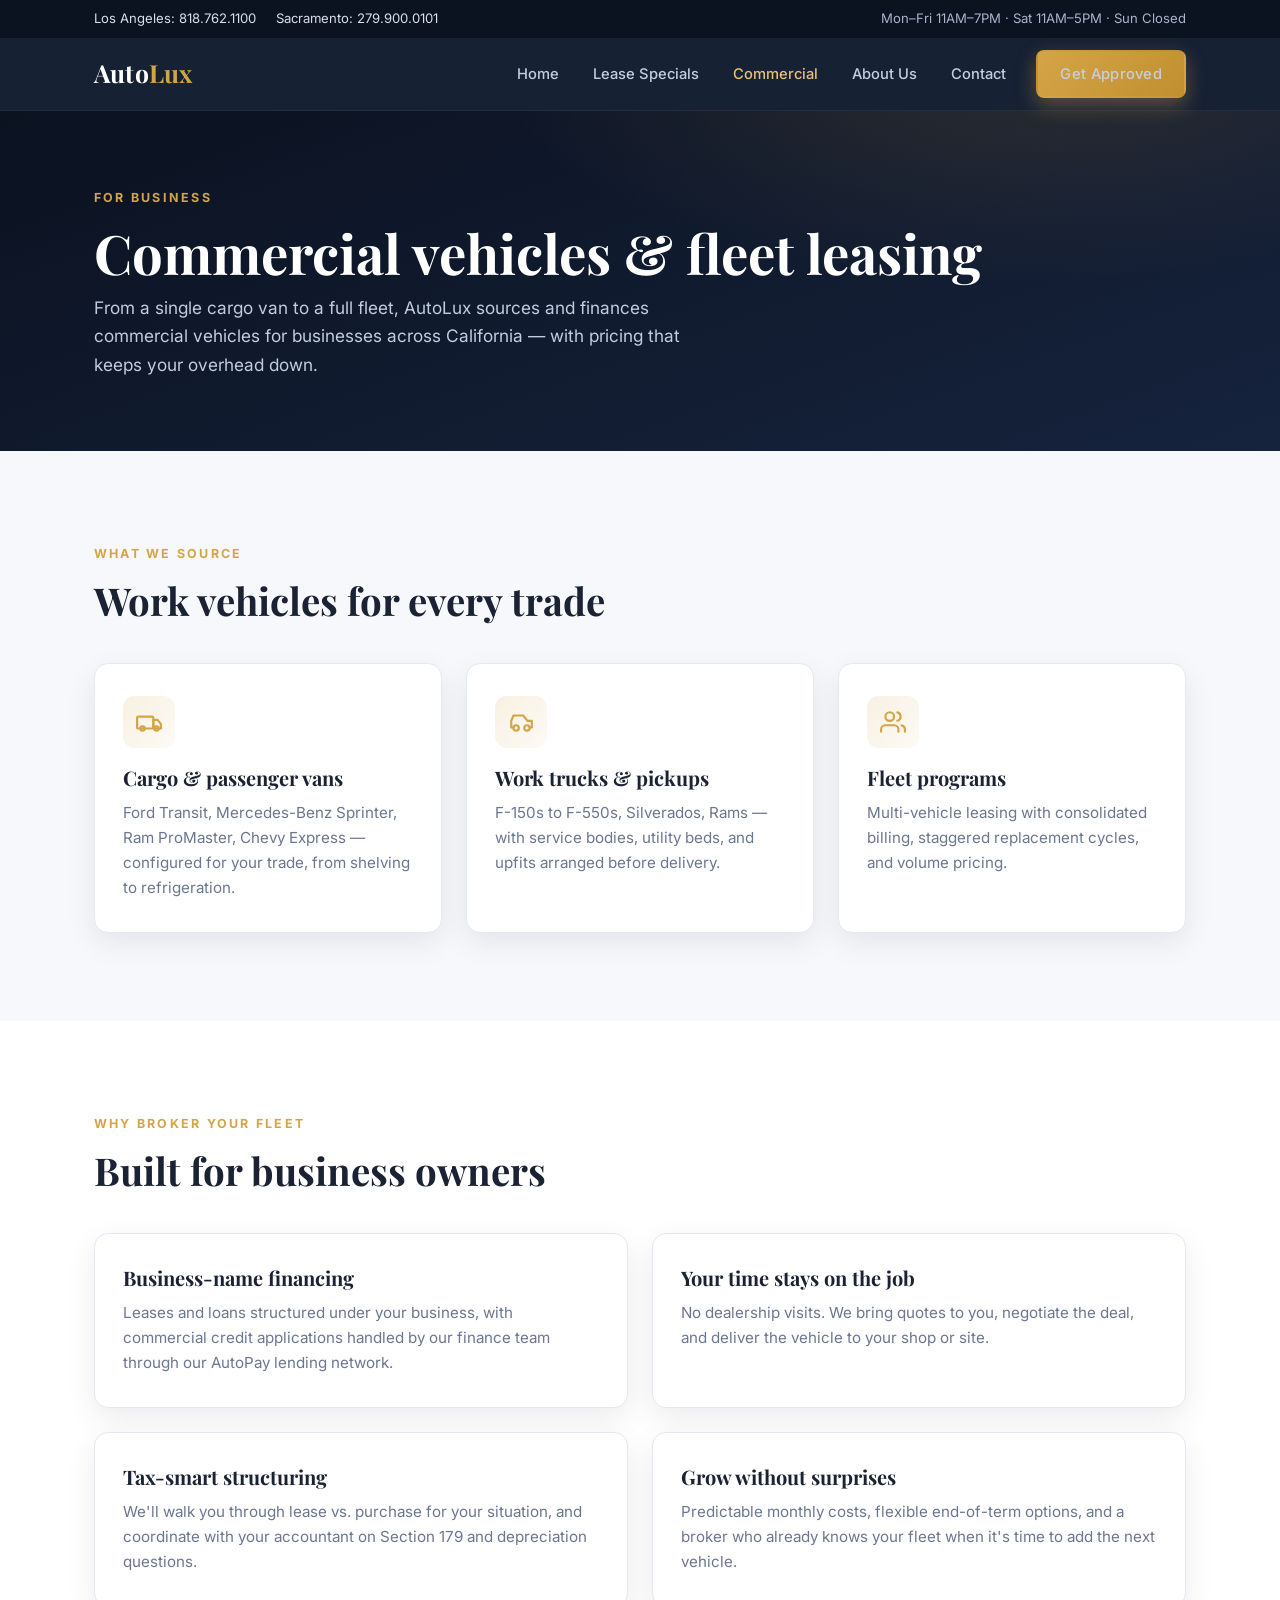
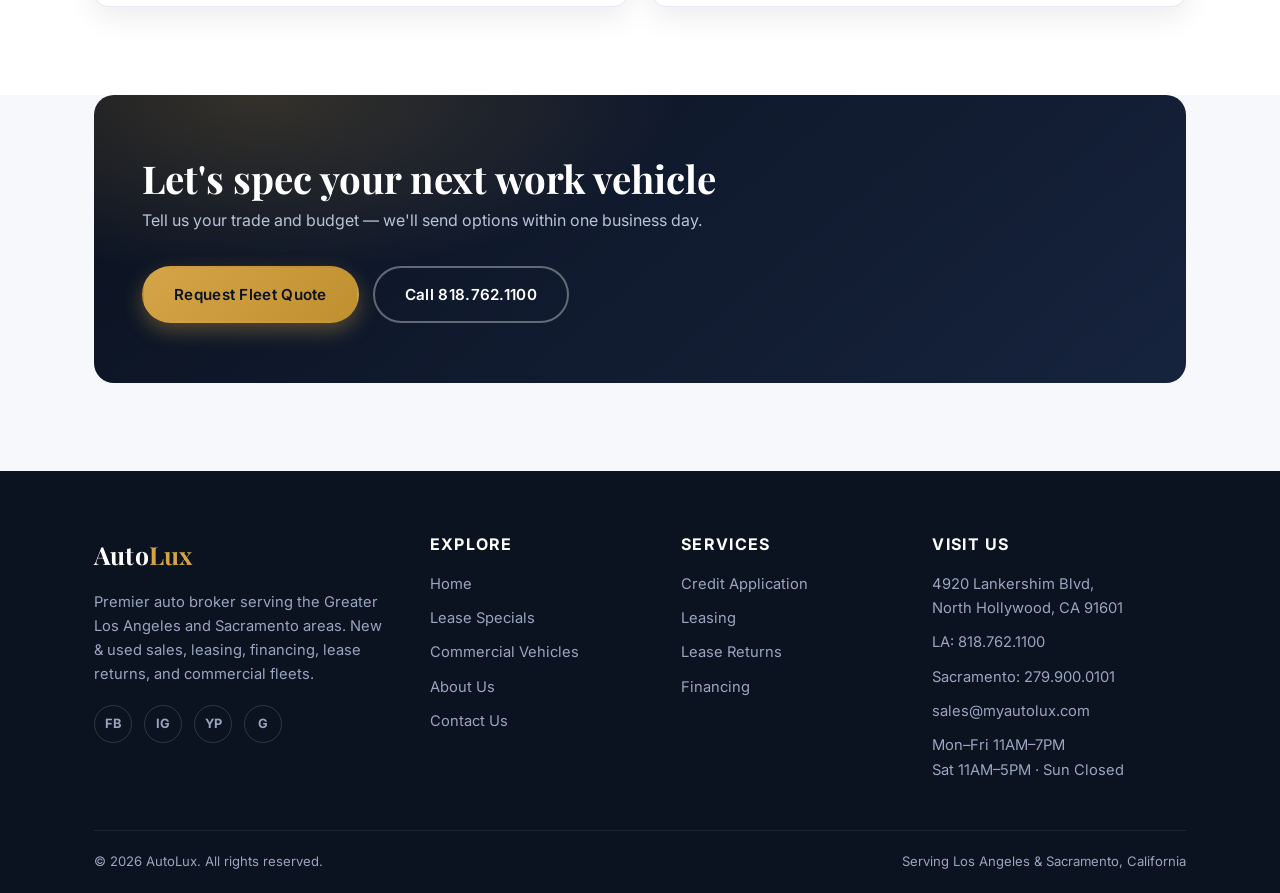
<file: site/commercial.html>
<!DOCTYPE html>
<html lang="en">
<head>
  <meta charset="UTF-8">
  <meta name="viewport" content="width=device-width, initial-scale=1.0">
  <title>Commercial Vehicles &amp; Fleet Leasing | AutoLux</title>
  <meta name="description" content="Commercial vehicle sourcing and fleet leasing from AutoLux. Cargo vans, work trucks, and fleet programs for Los Angeles and Sacramento businesses.">
  <link rel="preconnect" href="https://fonts.googleapis.com">
  <link rel="preconnect" href="https://fonts.gstatic.com" crossorigin>
  <link href="https://fonts.googleapis.com/css2?family=Inter:wght@400;500;600;700&family=Playfair+Display:wght@600;700&display=swap" rel="stylesheet">
  <link rel="stylesheet" href="css/styles.css">
</head>
<body>

  <div class="topbar">
    <div class="container">
      <div class="topbar__phones">
        <a href="tel:+18187621100">Los Angeles: 818.762.1100</a>
        <a href="tel:+12799000101">Sacramento: 279.900.0101</a>
      </div>
      <span>Mon–Fri 11AM–7PM &middot; Sat 11AM–5PM &middot; Sun Closed</span>
    </div>
  </div>

  <header class="site-header">
    <div class="container">
      <a class="logo" href="index.html">Auto<span>Lux</span></a>
      <button class="nav-toggle" aria-label="Toggle navigation" aria-expanded="false">
        <span></span><span></span><span></span>
      </button>
      <nav class="nav" aria-label="Main navigation">
        <a href="index.html">Home</a>
        <a href="lease-specials.html">Lease Specials</a>
        <a href="commercial.html">Commercial</a>
        <a href="about.html">About Us</a>
        <a href="contact.html">Contact</a>
        <a class="btn btn--gold" href="credit-application.html">Get Approved</a>
      </nav>
    </div>
  </header>

  <main>

    <section class="page-hero">
      <div class="container">
        <span class="section__eyebrow">For Business</span>
        <h1>Commercial vehicles &amp; fleet leasing</h1>
        <p>
          From a single cargo van to a full fleet, AutoLux sources and finances
          commercial vehicles for businesses across California — with pricing that
          keeps your overhead down.
        </p>
      </div>
    </section>

    <section class="section">
      <div class="container">
        <span class="section__eyebrow">What We Source</span>
        <h2>Work vehicles for every trade</h2>
        <div class="grid grid--3" style="margin-top: 40px;">
          <div class="card reveal">
            <div class="card__icon">
              <svg viewBox="0 0 24 24" fill="none" stroke="currentColor" stroke-width="2" stroke-linecap="round" stroke-linejoin="round"><rect x="1" y="7" width="15" height="11" rx="1"/><path d="M16 10h4l3 4v4h-7z"/><circle cx="6" cy="18" r="2"/><circle cx="19" cy="18" r="2"/></svg>
            </div>
            <h3>Cargo &amp; passenger vans</h3>
            <p>Ford Transit, Mercedes-Benz Sprinter, Ram ProMaster, Chevy Express — configured for your trade, from shelving to refrigeration.</p>
          </div>
          <div class="card reveal">
            <div class="card__icon">
              <svg viewBox="0 0 24 24" fill="none" stroke="currentColor" stroke-width="2" stroke-linecap="round" stroke-linejoin="round"><path d="M5 17h-2v-6l2-5h9l4 5h4v6h-2"/><circle cx="7.5" cy="17.5" r="2.5"/><circle cx="17.5" cy="17.5" r="2.5"/></svg>
            </div>
            <h3>Work trucks &amp; pickups</h3>
            <p>F-150s to F-550s, Silverados, Rams — with service bodies, utility beds, and upfits arranged before delivery.</p>
          </div>
          <div class="card reveal">
            <div class="card__icon">
              <svg viewBox="0 0 24 24" fill="none" stroke="currentColor" stroke-width="2" stroke-linecap="round" stroke-linejoin="round"><path d="M17 21v-2a4 4 0 0 0-4-4H5a4 4 0 0 0-4 4v2"/><circle cx="9" cy="7" r="4"/><path d="M23 21v-2a4 4 0 0 0-3-3.87"/><path d="M16 3.13a4 4 0 0 1 0 7.75"/></svg>
            </div>
            <h3>Fleet programs</h3>
            <p>Multi-vehicle leasing with consolidated billing, staggered replacement cycles, and volume pricing.</p>
          </div>
        </div>
      </div>
    </section>

    <section class="section section--alt">
      <div class="container">
        <span class="section__eyebrow">Why Broker Your Fleet</span>
        <h2>Built for business owners</h2>
        <div class="grid grid--2" style="margin-top: 40px;">
          <div class="card reveal">
            <h3>Business-name financing</h3>
            <p>Leases and loans structured under your business, with commercial credit applications handled by our finance team through our AutoPay lending network.</p>
          </div>
          <div class="card reveal">
            <h3>Your time stays on the job</h3>
            <p>No dealership visits. We bring quotes to you, negotiate the deal, and deliver the vehicle to your shop or site.</p>
          </div>
          <div class="card reveal">
            <h3>Tax-smart structuring</h3>
            <p>We'll walk you through lease vs. purchase for your situation, and coordinate with your accountant on Section 179 and depreciation questions.</p>
          </div>
          <div class="card reveal">
            <h3>Grow without surprises</h3>
            <p>Predictable monthly costs, flexible end-of-term options, and a broker who already knows your fleet when it's time to add the next vehicle.</p>
          </div>
        </div>
      </div>
    </section>

    <section class="section" style="padding-top: 0;">
      <div class="container">
        <div class="cta-band reveal">
          <div>
            <h2>Let's spec your next work vehicle</h2>
            <p>Tell us your trade and budget — we'll send options within one business day.</p>
          </div>
          <div class="hero__actions">
            <a class="btn btn--gold" href="contact.html">Request Fleet Quote</a>
            <a class="btn btn--ghost" href="tel:+18187621100">Call 818.762.1100</a>
          </div>
        </div>
      </div>
    </section>

  </main>

  <footer class="site-footer">
    <div class="container">
      <div class="site-footer__grid">
        <div>
          <a class="logo" href="index.html">Auto<span>Lux</span></a>
          <p>
            Premier auto broker serving the Greater Los Angeles and Sacramento areas.
            New &amp; used sales, leasing, financing, lease returns, and commercial fleets.
          </p>
          <div class="site-footer__social">
            <a href="https://www.facebook.com/" aria-label="Facebook" rel="noopener" target="_blank">FB</a>
            <a href="https://www.instagram.com/" aria-label="Instagram" rel="noopener" target="_blank">IG</a>
            <a href="https://www.yelp.com/" aria-label="Yelp" rel="noopener" target="_blank">YP</a>
            <a href="https://www.google.com/maps" aria-label="Google" rel="noopener" target="_blank">G</a>
          </div>
        </div>
        <div>
          <h4>Explore</h4>
          <ul>
            <li><a href="index.html">Home</a></li>
            <li><a href="lease-specials.html">Lease Specials</a></li>
            <li><a href="commercial.html">Commercial Vehicles</a></li>
            <li><a href="about.html">About Us</a></li>
            <li><a href="contact.html">Contact Us</a></li>
          </ul>
        </div>
        <div>
          <h4>Services</h4>
          <ul>
            <li><a href="credit-application.html">Credit Application</a></li>
            <li><a href="lease-specials.html">Leasing</a></li>
            <li><a href="contact.html">Lease Returns</a></li>
            <li><a href="contact.html">Financing</a></li>
          </ul>
        </div>
        <div>
          <h4>Visit Us</h4>
          <ul>
            <li>4920 Lankershim Blvd,<br>North Hollywood, CA 91601</li>
            <li><a href="tel:+18187621100">LA: 818.762.1100</a></li>
            <li><a href="tel:+12799000101">Sacramento: 279.900.0101</a></li>
            <li><a href="mailto:sales@myautolux.com">sales@myautolux.com</a></li>
            <li>Mon–Fri 11AM–7PM<br>Sat 11AM–5PM &middot; Sun Closed</li>
          </ul>
        </div>
      </div>
      <div class="site-footer__bottom">
        <span>&copy; <span data-year>2026</span> AutoLux. All rights reserved.</span>
        <span>Serving Los Angeles &amp; Sacramento, California</span>
      </div>
    </div>
  </footer>

  <script src="js/main.js"></script>
</body>
</html>
</file>
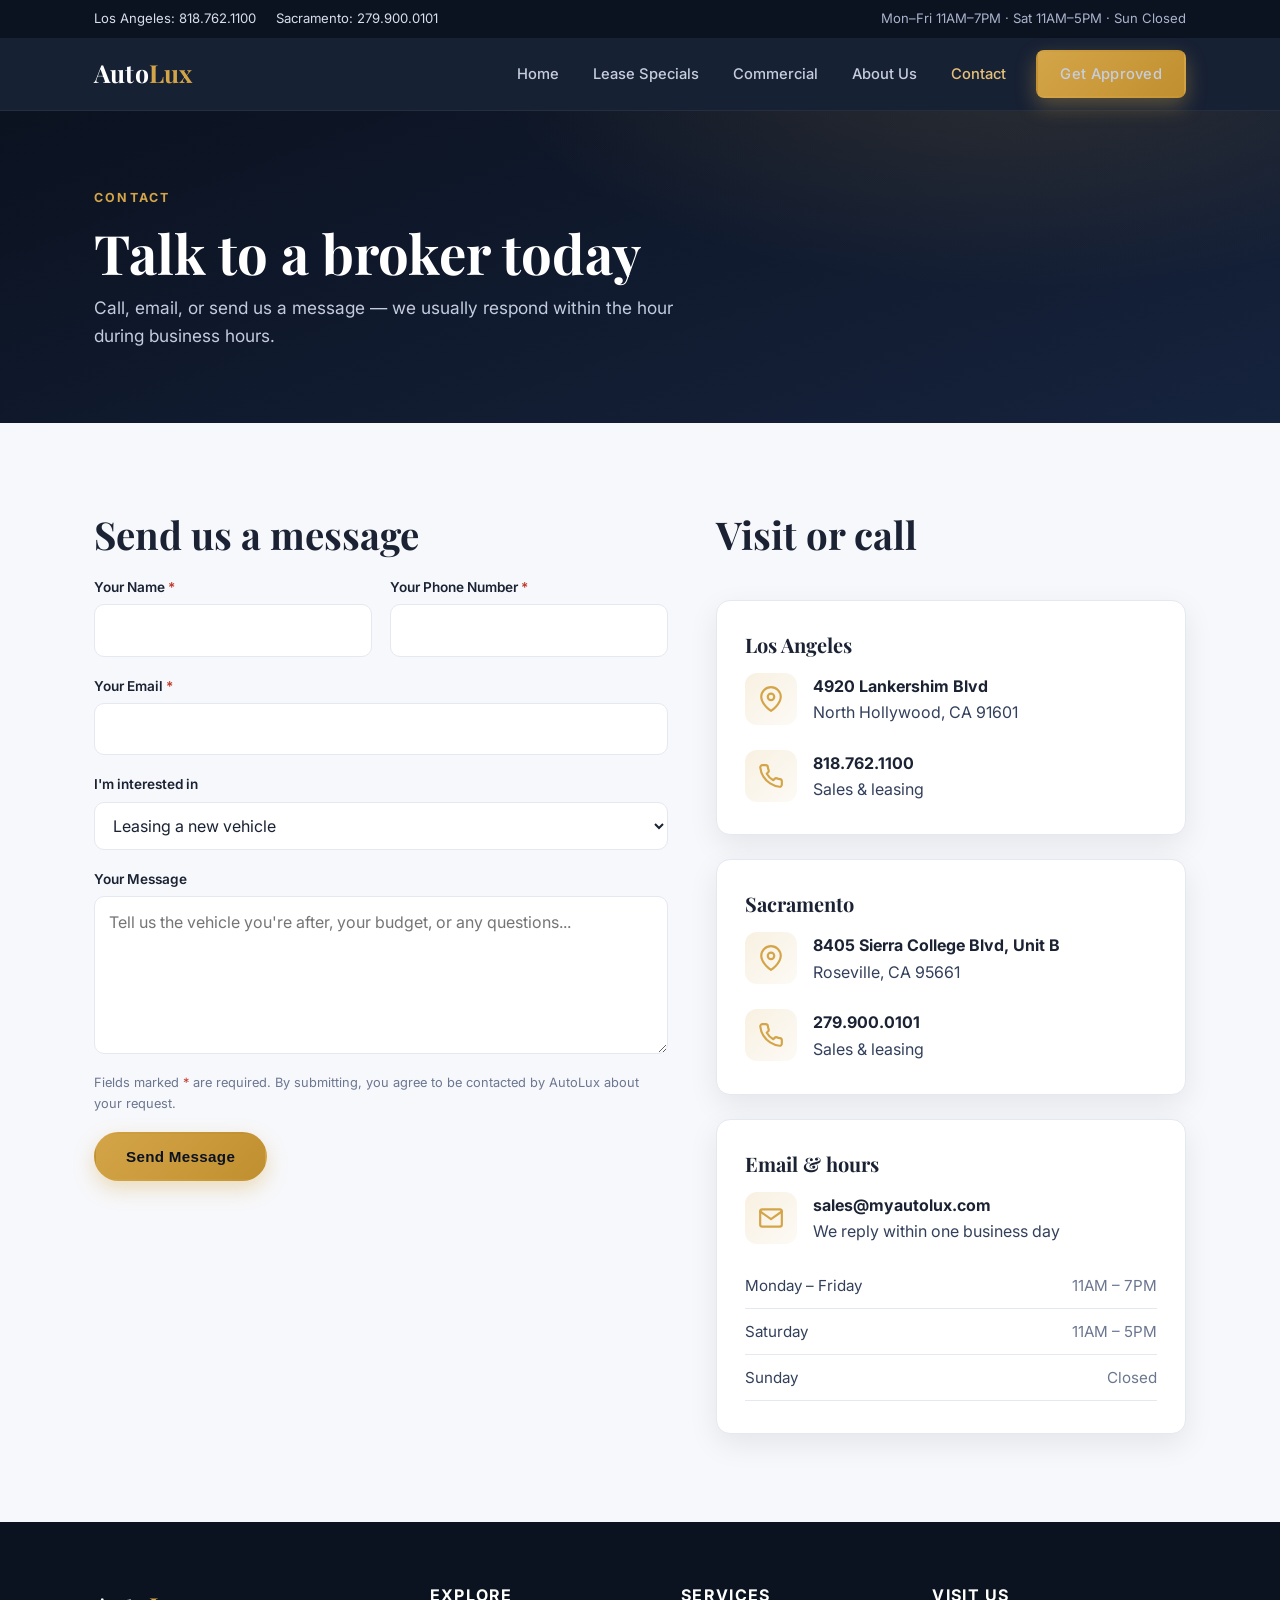
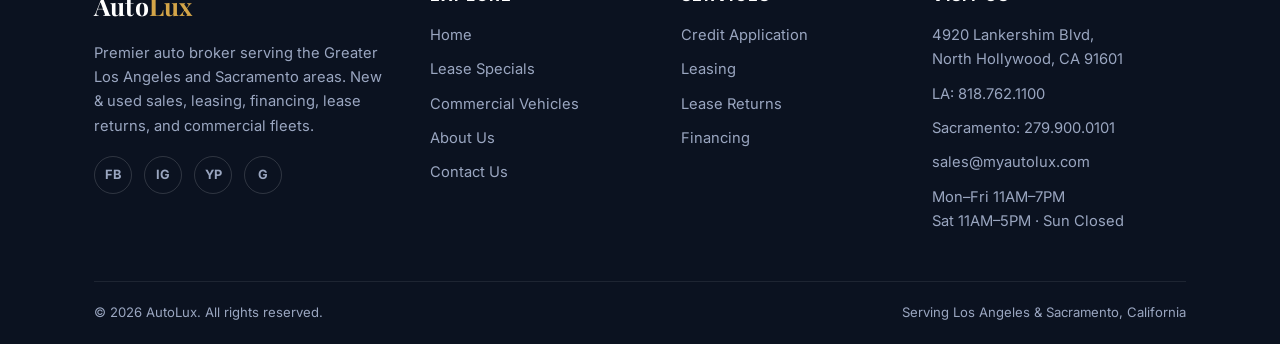
<file: site/contact.html>
<!DOCTYPE html>
<html lang="en">
<head>
  <meta charset="UTF-8">
  <meta name="viewport" content="width=device-width, initial-scale=1.0">
  <title>Contact Us | AutoLux — Auto Broker &amp; Leasing</title>
  <meta name="description" content="Contact AutoLux — North Hollywood: 4920 Lankershim Blvd, 818.762.1100. Roseville/Sacramento: 8405 Sierra College Blvd Unit B, 279.900.0101. sales@myautolux.com">
  <link rel="preconnect" href="https://fonts.googleapis.com">
  <link rel="preconnect" href="https://fonts.gstatic.com" crossorigin>
  <link href="https://fonts.googleapis.com/css2?family=Inter:wght@400;500;600;700&family=Playfair+Display:wght@600;700&display=swap" rel="stylesheet">
  <link rel="stylesheet" href="css/styles.css">
</head>
<body>

  <div class="topbar">
    <div class="container">
      <div class="topbar__phones">
        <a href="tel:+18187621100">Los Angeles: 818.762.1100</a>
        <a href="tel:+12799000101">Sacramento: 279.900.0101</a>
      </div>
      <span>Mon–Fri 11AM–7PM &middot; Sat 11AM–5PM &middot; Sun Closed</span>
    </div>
  </div>

  <header class="site-header">
    <div class="container">
      <a class="logo" href="index.html">Auto<span>Lux</span></a>
      <button class="nav-toggle" aria-label="Toggle navigation" aria-expanded="false">
        <span></span><span></span><span></span>
      </button>
      <nav class="nav" aria-label="Main navigation">
        <a href="index.html">Home</a>
        <a href="lease-specials.html">Lease Specials</a>
        <a href="commercial.html">Commercial</a>
        <a href="about.html">About Us</a>
        <a href="contact.html">Contact</a>
        <a class="btn btn--gold" href="credit-application.html">Get Approved</a>
      </nav>
    </div>
  </header>

  <main>

    <section class="page-hero">
      <div class="container">
        <span class="section__eyebrow">Contact</span>
        <h1>Talk to a broker today</h1>
        <p>
          Call, email, or send us a message — we usually respond within the hour
          during business hours.
        </p>
      </div>
    </section>

    <section class="section">
      <div class="container">
        <div class="grid grid--2" style="gap: 48px; align-items: start;">

          <div class="reveal">
            <h2>Send us a message</h2>
            <form class="form form--2col" data-demo-form novalidate>
              <div class="form__field">
                <label for="name">Your Name <span>*</span></label>
                <input type="text" id="name" name="name" autocomplete="name" required>
              </div>
              <div class="form__field">
                <label for="phone">Your Phone Number <span>*</span></label>
                <input type="tel" id="phone" name="phone" autocomplete="tel" required>
              </div>
              <div class="form__field form__field--full">
                <label for="email">Your Email <span>*</span></label>
                <input type="email" id="email" name="email" autocomplete="email" required>
              </div>
              <div class="form__field form__field--full">
                <label for="interest">I'm interested in</label>
                <select id="interest" name="interest">
                  <option>Leasing a new vehicle</option>
                  <option>Buying a new or used vehicle</option>
                  <option>Financing / credit application</option>
                  <option>Lease return or early termination</option>
                  <option>Commercial / fleet vehicles</option>
                  <option>Something else</option>
                </select>
              </div>
              <div class="form__field form__field--full">
                <label for="message">Your Message</label>
                <textarea id="message" name="message" rows="5" placeholder="Tell us the vehicle you're after, your budget, or any questions..."></textarea>
              </div>
              <p class="form__status" role="status"></p>
              <p class="form__note">
                Fields marked <span style="color:#c0392b;">*</span> are required. By
                submitting, you agree to be contacted by AutoLux about your request.
              </p>
              <div class="form__field--full">
                <button type="submit" class="btn btn--gold">Send Message</button>
              </div>
            </form>
          </div>

          <div class="contact-info reveal">
            <h2>Visit or call</h2>

            <div class="card">
              <h3>Los Angeles</h3>
              <div class="contact-info" style="margin-top: 16px;">
                <div class="contact-info__item">
                  <div class="card__icon">
                    <svg viewBox="0 0 24 24" fill="none" stroke="currentColor" stroke-width="2" stroke-linecap="round" stroke-linejoin="round"><path d="M21 10c0 7-9 13-9 13s-9-6-9-13a9 9 0 0 1 18 0z"/><circle cx="12" cy="10" r="3"/></svg>
                  </div>
                  <div>
                    <strong>4920 Lankershim Blvd</strong>
                    North Hollywood, CA 91601
                  </div>
                </div>
                <div class="contact-info__item">
                  <div class="card__icon">
                    <svg viewBox="0 0 24 24" fill="none" stroke="currentColor" stroke-width="2" stroke-linecap="round" stroke-linejoin="round"><path d="M22 16.92v3a2 2 0 0 1-2.18 2 19.79 19.79 0 0 1-8.63-3.07 19.5 19.5 0 0 1-6-6 19.79 19.79 0 0 1-3.07-8.67A2 2 0 0 1 4.11 2h3a2 2 0 0 1 2 1.72c.127.96.361 1.903.7 2.81a2 2 0 0 1-.45 2.11L8.09 9.91a16 16 0 0 0 6 6l1.27-1.27a2 2 0 0 1 2.11-.45c.907.339 1.85.573 2.81.7A2 2 0 0 1 22 16.92z"/></svg>
                  </div>
                  <div>
                    <strong><a href="tel:+18187621100">818.762.1100</a></strong>
                    Sales &amp; leasing
                  </div>
                </div>
              </div>
            </div>

            <div class="card">
              <h3>Sacramento</h3>
              <div class="contact-info" style="margin-top: 16px;">
                <div class="contact-info__item">
                  <div class="card__icon">
                    <svg viewBox="0 0 24 24" fill="none" stroke="currentColor" stroke-width="2" stroke-linecap="round" stroke-linejoin="round"><path d="M21 10c0 7-9 13-9 13s-9-6-9-13a9 9 0 0 1 18 0z"/><circle cx="12" cy="10" r="3"/></svg>
                  </div>
                  <div>
                    <strong>8405 Sierra College Blvd, Unit B</strong>
                    Roseville, CA 95661
                  </div>
                </div>
                <div class="contact-info__item">
                  <div class="card__icon">
                    <svg viewBox="0 0 24 24" fill="none" stroke="currentColor" stroke-width="2" stroke-linecap="round" stroke-linejoin="round"><path d="M22 16.92v3a2 2 0 0 1-2.18 2 19.79 19.79 0 0 1-8.63-3.07 19.5 19.5 0 0 1-6-6 19.79 19.79 0 0 1-3.07-8.67A2 2 0 0 1 4.11 2h3a2 2 0 0 1 2 1.72c.127.96.361 1.903.7 2.81a2 2 0 0 1-.45 2.11L8.09 9.91a16 16 0 0 0 6 6l1.27-1.27a2 2 0 0 1 2.11-.45c.907.339 1.85.573 2.81.7A2 2 0 0 1 22 16.92z"/></svg>
                  </div>
                  <div>
                    <strong><a href="tel:+12799000101">279.900.0101</a></strong>
                    Sales &amp; leasing
                  </div>
                </div>
              </div>
            </div>

            <div class="card">
              <h3>Email &amp; hours</h3>
              <div class="contact-info" style="margin-top: 16px;">
                <div class="contact-info__item">
                  <div class="card__icon">
                    <svg viewBox="0 0 24 24" fill="none" stroke="currentColor" stroke-width="2" stroke-linecap="round" stroke-linejoin="round"><path d="M4 4h16c1.1 0 2 .9 2 2v12c0 1.1-.9 2-2 2H4c-1.1 0-2-.9-2-2V6c0-1.1.9-2 2-2z"/><polyline points="22,6 12,13 2,6"/></svg>
                  </div>
                  <div>
                    <strong><a href="mailto:sales@myautolux.com">sales@myautolux.com</a></strong>
                    We reply within one business day
                  </div>
                </div>
              </div>
              <table class="hours-table" style="margin-top: 18px;">
                <tr><td>Monday – Friday</td><td>11AM – 7PM</td></tr>
                <tr><td>Saturday</td><td>11AM – 5PM</td></tr>
                <tr><td>Sunday</td><td>Closed</td></tr>
              </table>
            </div>
          </div>

        </div>
      </div>
    </section>

  </main>

  <footer class="site-footer">
    <div class="container">
      <div class="site-footer__grid">
        <div>
          <a class="logo" href="index.html">Auto<span>Lux</span></a>
          <p>
            Premier auto broker serving the Greater Los Angeles and Sacramento areas.
            New &amp; used sales, leasing, financing, lease returns, and commercial fleets.
          </p>
          <div class="site-footer__social">
            <a href="https://www.facebook.com/" aria-label="Facebook" rel="noopener" target="_blank">FB</a>
            <a href="https://www.instagram.com/" aria-label="Instagram" rel="noopener" target="_blank">IG</a>
            <a href="https://www.yelp.com/" aria-label="Yelp" rel="noopener" target="_blank">YP</a>
            <a href="https://www.google.com/maps" aria-label="Google" rel="noopener" target="_blank">G</a>
          </div>
        </div>
        <div>
          <h4>Explore</h4>
          <ul>
            <li><a href="index.html">Home</a></li>
            <li><a href="lease-specials.html">Lease Specials</a></li>
            <li><a href="commercial.html">Commercial Vehicles</a></li>
            <li><a href="about.html">About Us</a></li>
            <li><a href="contact.html">Contact Us</a></li>
          </ul>
        </div>
        <div>
          <h4>Services</h4>
          <ul>
            <li><a href="credit-application.html">Credit Application</a></li>
            <li><a href="lease-specials.html">Leasing</a></li>
            <li><a href="contact.html">Lease Returns</a></li>
            <li><a href="contact.html">Financing</a></li>
          </ul>
        </div>
        <div>
          <h4>Visit Us</h4>
          <ul>
            <li>4920 Lankershim Blvd,<br>North Hollywood, CA 91601</li>
            <li><a href="tel:+18187621100">LA: 818.762.1100</a></li>
            <li><a href="tel:+12799000101">Sacramento: 279.900.0101</a></li>
            <li><a href="mailto:sales@myautolux.com">sales@myautolux.com</a></li>
            <li>Mon–Fri 11AM–7PM<br>Sat 11AM–5PM &middot; Sun Closed</li>
          </ul>
        </div>
      </div>
      <div class="site-footer__bottom">
        <span>&copy; <span data-year>2026</span> AutoLux. All rights reserved.</span>
        <span>Serving Los Angeles &amp; Sacramento, California</span>
      </div>
    </div>
  </footer>

  <script src="js/main.js"></script>
</body>
</html>
</file>
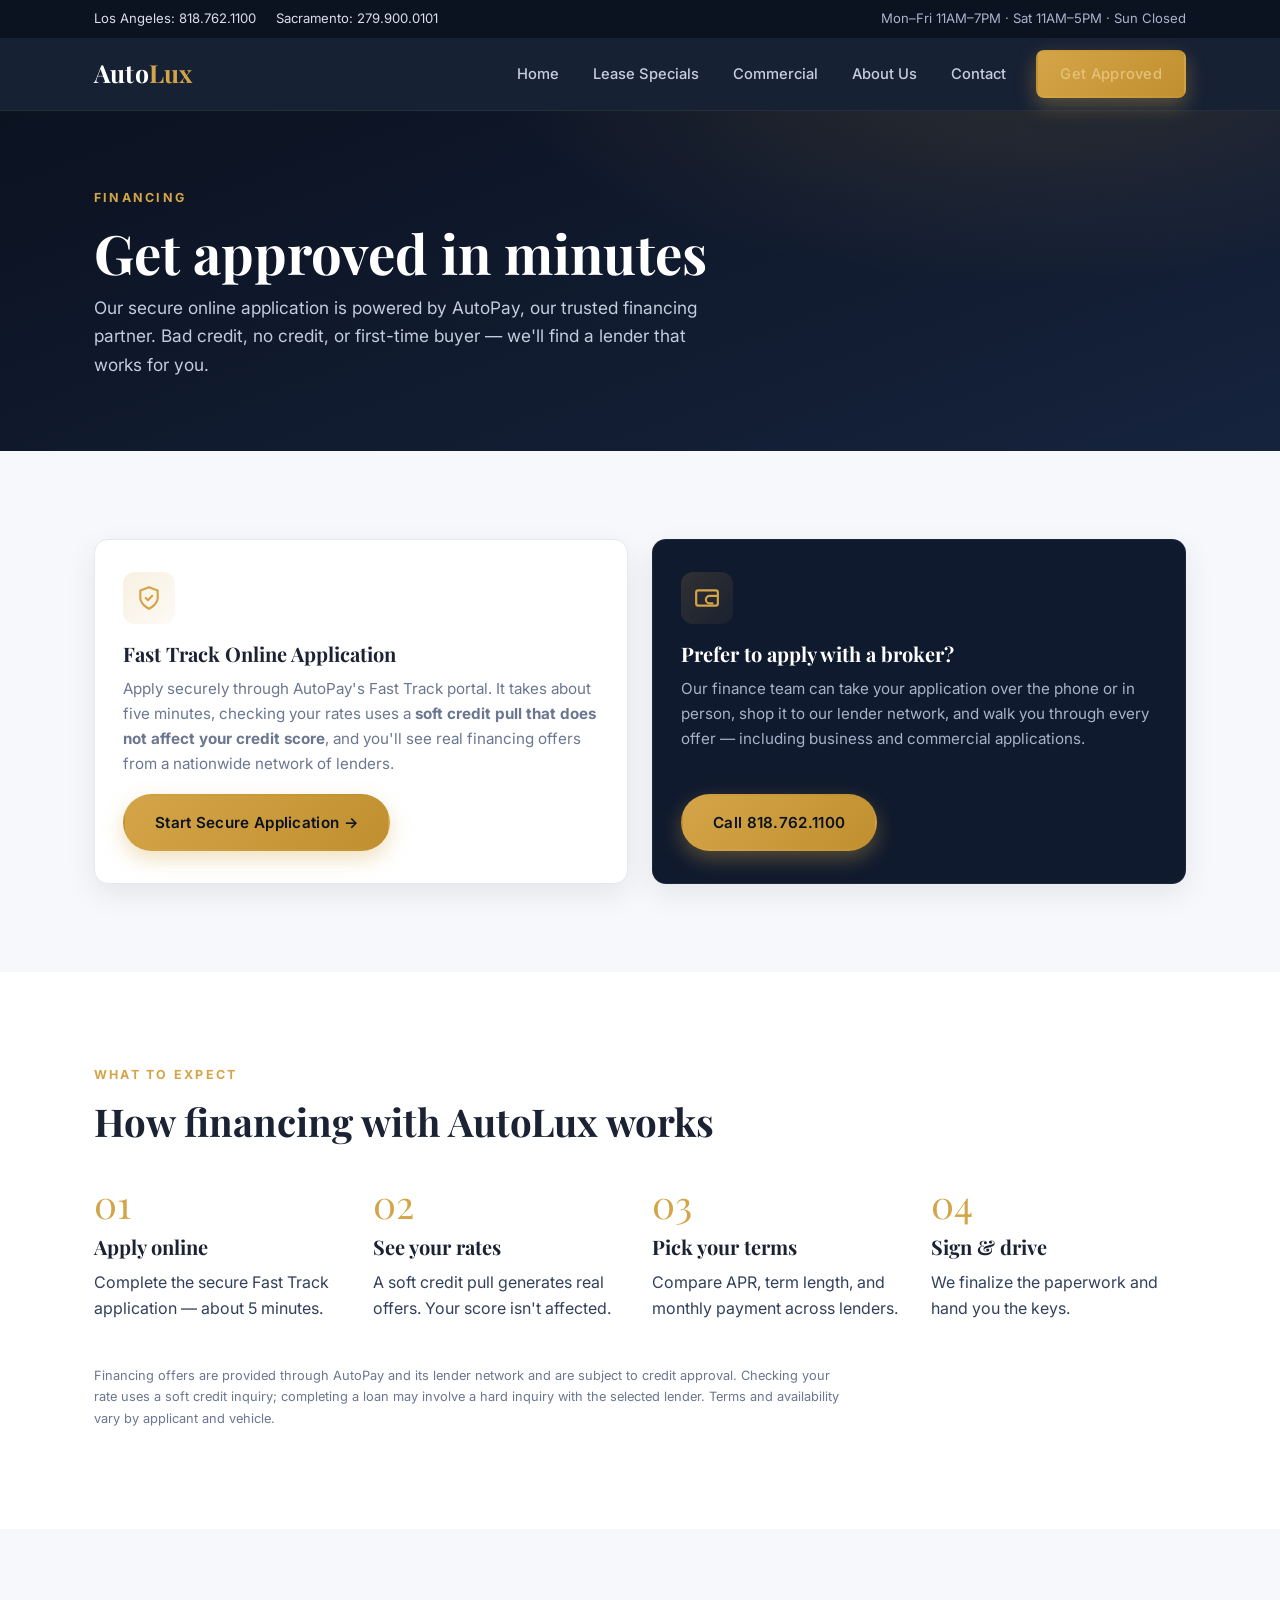
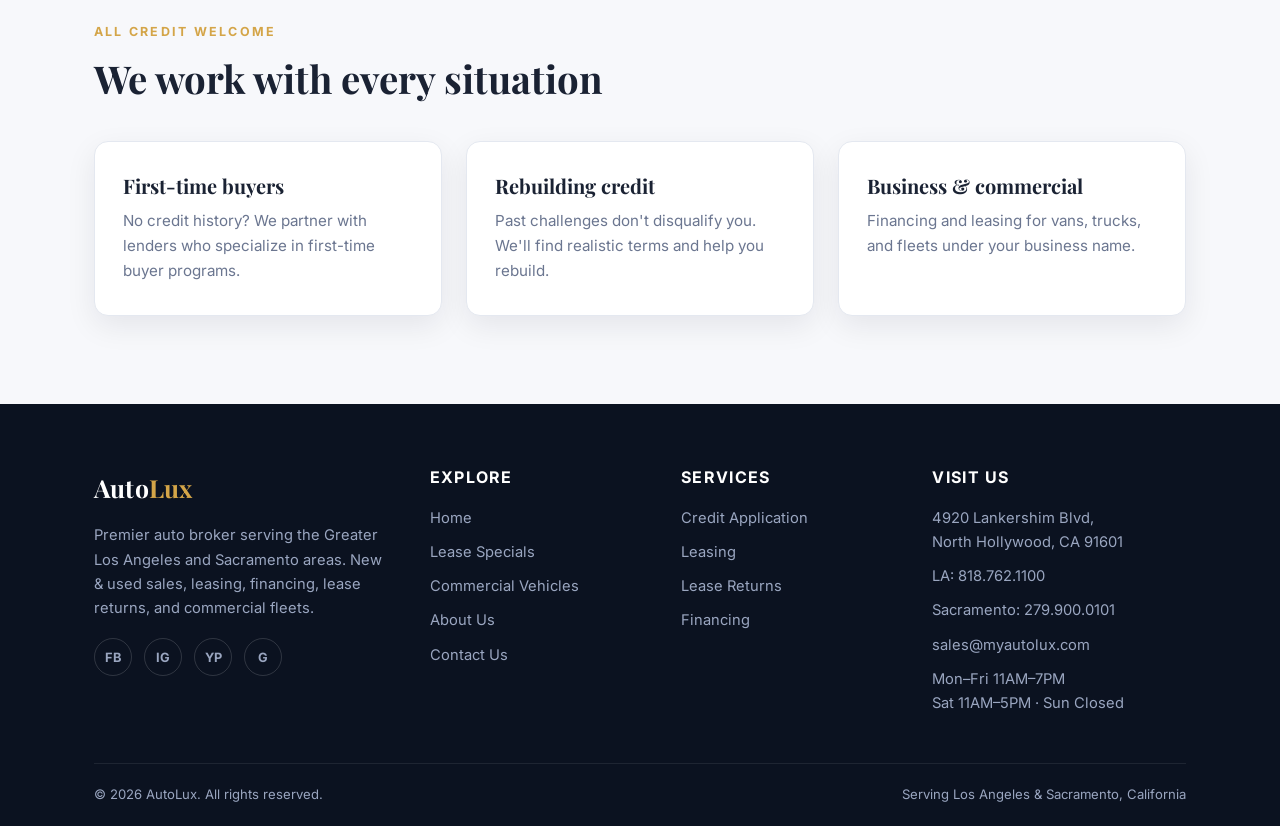
<file: site/credit-application.html>
<!DOCTYPE html>
<html lang="en">
<head>
  <meta charset="UTF-8">
  <meta name="viewport" content="width=device-width, initial-scale=1.0">
  <title>Get Approved — Credit Application | AutoLux</title>
  <meta name="description" content="Apply for auto financing with AutoLux. Fast, secure online application powered by AutoPay — personal and business financing for purchases, leases, and lease buyouts.">
  <link rel="preconnect" href="https://fonts.googleapis.com">
  <link rel="preconnect" href="https://fonts.gstatic.com" crossorigin>
  <link href="https://fonts.googleapis.com/css2?family=Inter:wght@400;500;600;700&family=Playfair+Display:wght@600;700&display=swap" rel="stylesheet">
  <link rel="stylesheet" href="css/styles.css">
</head>
<body>

  <div class="topbar">
    <div class="container">
      <div class="topbar__phones">
        <a href="tel:+18187621100">Los Angeles: 818.762.1100</a>
        <a href="tel:+12799000101">Sacramento: 279.900.0101</a>
      </div>
      <span>Mon–Fri 11AM–7PM &middot; Sat 11AM–5PM &middot; Sun Closed</span>
    </div>
  </div>

  <header class="site-header">
    <div class="container">
      <a class="logo" href="index.html">Auto<span>Lux</span></a>
      <button class="nav-toggle" aria-label="Toggle navigation" aria-expanded="false">
        <span></span><span></span><span></span>
      </button>
      <nav class="nav" aria-label="Main navigation">
        <a href="index.html">Home</a>
        <a href="lease-specials.html">Lease Specials</a>
        <a href="commercial.html">Commercial</a>
        <a href="about.html">About Us</a>
        <a href="contact.html">Contact</a>
        <a class="btn btn--gold" href="credit-application.html">Get Approved</a>
      </nav>
    </div>
  </header>

  <main>

    <section class="page-hero">
      <div class="container">
        <span class="section__eyebrow">Financing</span>
        <h1>Get approved in minutes</h1>
        <p>
          Our secure online application is powered by AutoPay, our trusted financing
          partner. Bad credit, no credit, or first-time buyer — we'll find a lender
          that works for you.
        </p>
      </div>
    </section>

    <section class="section">
      <div class="container">
        <div class="grid grid--2" style="align-items: stretch;">
          <div class="card reveal" style="display: flex; flex-direction: column;">
            <div class="card__icon">
              <svg viewBox="0 0 24 24" fill="none" stroke="currentColor" stroke-width="2" stroke-linecap="round" stroke-linejoin="round"><path d="M12 22s8-4 8-10V5l-8-3-8 3v7c0 6 8 10 8 10z"/><polyline points="9 12 11 14 15 10"/></svg>
            </div>
            <h3>Fast Track Online Application</h3>
            <p style="flex: 1;">
              Apply securely through AutoPay's Fast Track portal. It takes about five
              minutes, checking your rates uses a <strong>soft credit pull that does not
              affect your credit score</strong>, and you'll see real financing offers
              from a nationwide network of lenders.
            </p>
            <p style="margin: 18px 0 0;">
              <a class="btn btn--gold"
                 href="https://apply.autopay.com/unified?partnerUniqueId=&amp;ap%5Ba%5D%5BpartnerRecordUniqueIdentifier%5D=&amp;leadChannel=AUTOPAY_AUTO_LUX_FAST_TRACK_API"
                 target="_blank" rel="noopener">
                Start Secure Application →
              </a>
            </p>
          </div>
          <div class="card card--dark reveal" style="display: flex; flex-direction: column;">
            <div class="card__icon">
              <svg viewBox="0 0 24 24" fill="none" stroke="currentColor" stroke-width="2" stroke-linecap="round" stroke-linejoin="round"><path d="M21 10h-6.5a3.5 3.5 0 0 0 0 7H17"/><path d="M3 6h18v12H3z" opacity="0"/><rect x="2" y="5" width="20" height="14" rx="2"/></svg>
            </div>
            <h3>Prefer to apply with a broker?</h3>
            <p style="flex: 1;">
              Our finance team can take your application over the phone or in person,
              shop it to our lender network, and walk you through every offer — including
              business and commercial applications.
            </p>
            <p style="margin: 18px 0 0;">
              <a class="btn btn--gold" href="tel:+18187621100">Call 818.762.1100</a>
            </p>
          </div>
        </div>
      </div>
    </section>

    <section class="section section--alt">
      <div class="container">
        <span class="section__eyebrow">What to Expect</span>
        <h2>How financing with AutoLux works</h2>
        <div class="grid grid--4" style="margin-top: 40px;">
          <div class="step reveal">
            <div class="step__num">01</div>
            <h3>Apply online</h3>
            <p>Complete the secure Fast Track application — about 5 minutes.</p>
          </div>
          <div class="step reveal">
            <div class="step__num">02</div>
            <h3>See your rates</h3>
            <p>A soft credit pull generates real offers. Your score isn't affected.</p>
          </div>
          <div class="step reveal">
            <div class="step__num">03</div>
            <h3>Pick your terms</h3>
            <p>Compare APR, term length, and monthly payment across lenders.</p>
          </div>
          <div class="step reveal">
            <div class="step__num">04</div>
            <h3>Sign &amp; drive</h3>
            <p>We finalize the paperwork and hand you the keys.</p>
          </div>
        </div>
        <p class="disclaimer reveal">
          Financing offers are provided through AutoPay and its lender network and are
          subject to credit approval. Checking your rate uses a soft credit inquiry;
          completing a loan may involve a hard inquiry with the selected lender.
          Terms and availability vary by applicant and vehicle.
        </p>
      </div>
    </section>

    <section class="section">
      <div class="container">
        <span class="section__eyebrow">All Credit Welcome</span>
        <h2>We work with every situation</h2>
        <div class="grid grid--3" style="margin-top: 40px;">
          <div class="card reveal">
            <h3>First-time buyers</h3>
            <p>No credit history? We partner with lenders who specialize in first-time buyer programs.</p>
          </div>
          <div class="card reveal">
            <h3>Rebuilding credit</h3>
            <p>Past challenges don't disqualify you. We'll find realistic terms and help you rebuild.</p>
          </div>
          <div class="card reveal">
            <h3>Business &amp; commercial</h3>
            <p>Financing and leasing for vans, trucks, and fleets under your business name.</p>
          </div>
        </div>
      </div>
    </section>

  </main>

  <footer class="site-footer">
    <div class="container">
      <div class="site-footer__grid">
        <div>
          <a class="logo" href="index.html">Auto<span>Lux</span></a>
          <p>
            Premier auto broker serving the Greater Los Angeles and Sacramento areas.
            New &amp; used sales, leasing, financing, lease returns, and commercial fleets.
          </p>
          <div class="site-footer__social">
            <a href="https://www.facebook.com/" aria-label="Facebook" rel="noopener" target="_blank">FB</a>
            <a href="https://www.instagram.com/" aria-label="Instagram" rel="noopener" target="_blank">IG</a>
            <a href="https://www.yelp.com/" aria-label="Yelp" rel="noopener" target="_blank">YP</a>
            <a href="https://www.google.com/maps" aria-label="Google" rel="noopener" target="_blank">G</a>
          </div>
        </div>
        <div>
          <h4>Explore</h4>
          <ul>
            <li><a href="index.html">Home</a></li>
            <li><a href="lease-specials.html">Lease Specials</a></li>
            <li><a href="commercial.html">Commercial Vehicles</a></li>
            <li><a href="about.html">About Us</a></li>
            <li><a href="contact.html">Contact Us</a></li>
          </ul>
        </div>
        <div>
          <h4>Services</h4>
          <ul>
            <li><a href="credit-application.html">Credit Application</a></li>
            <li><a href="lease-specials.html">Leasing</a></li>
            <li><a href="contact.html">Lease Returns</a></li>
            <li><a href="contact.html">Financing</a></li>
          </ul>
        </div>
        <div>
          <h4>Visit Us</h4>
          <ul>
            <li>4920 Lankershim Blvd,<br>North Hollywood, CA 91601</li>
            <li><a href="tel:+18187621100">LA: 818.762.1100</a></li>
            <li><a href="tel:+12799000101">Sacramento: 279.900.0101</a></li>
            <li><a href="mailto:sales@myautolux.com">sales@myautolux.com</a></li>
            <li>Mon–Fri 11AM–7PM<br>Sat 11AM–5PM &middot; Sun Closed</li>
          </ul>
        </div>
      </div>
      <div class="site-footer__bottom">
        <span>&copy; <span data-year>2026</span> AutoLux. All rights reserved.</span>
        <span>Serving Los Angeles &amp; Sacramento, California</span>
      </div>
    </div>
  </footer>

  <script src="js/main.js"></script>
</body>
</html>
</file>
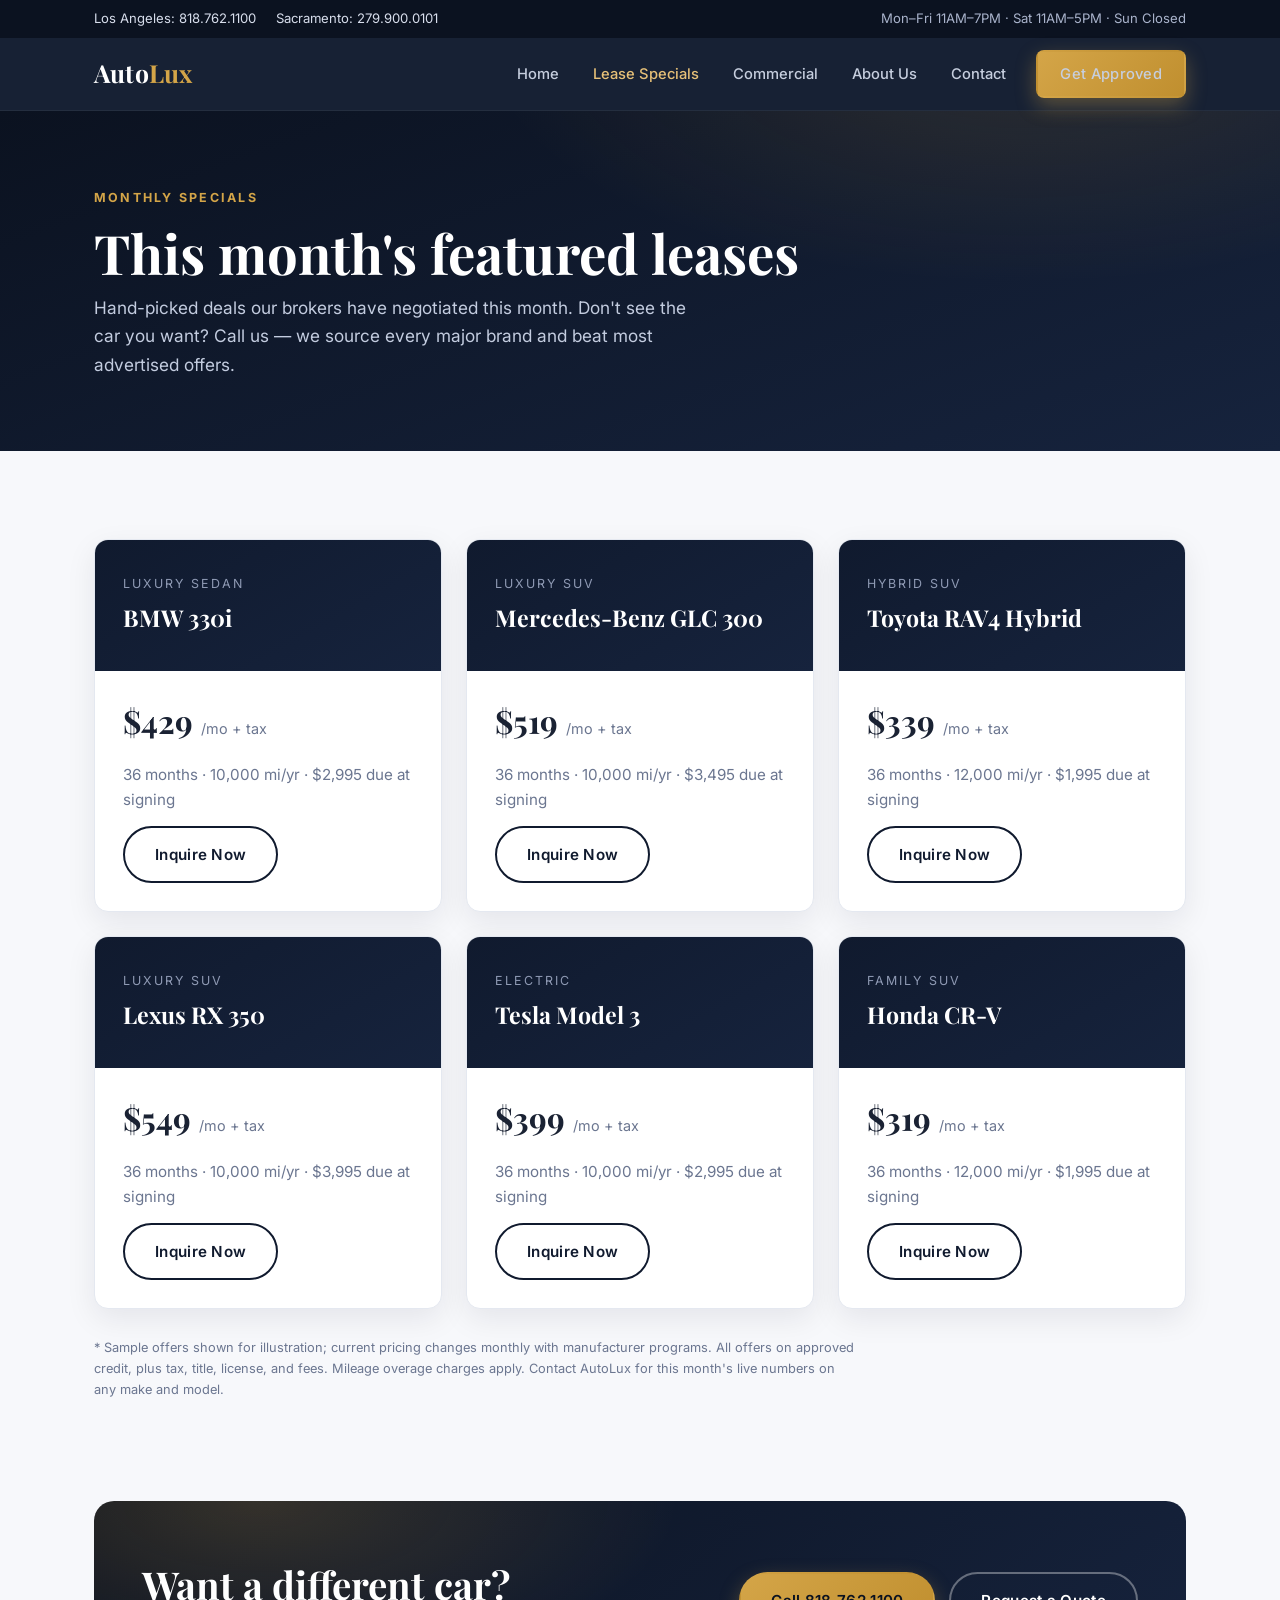
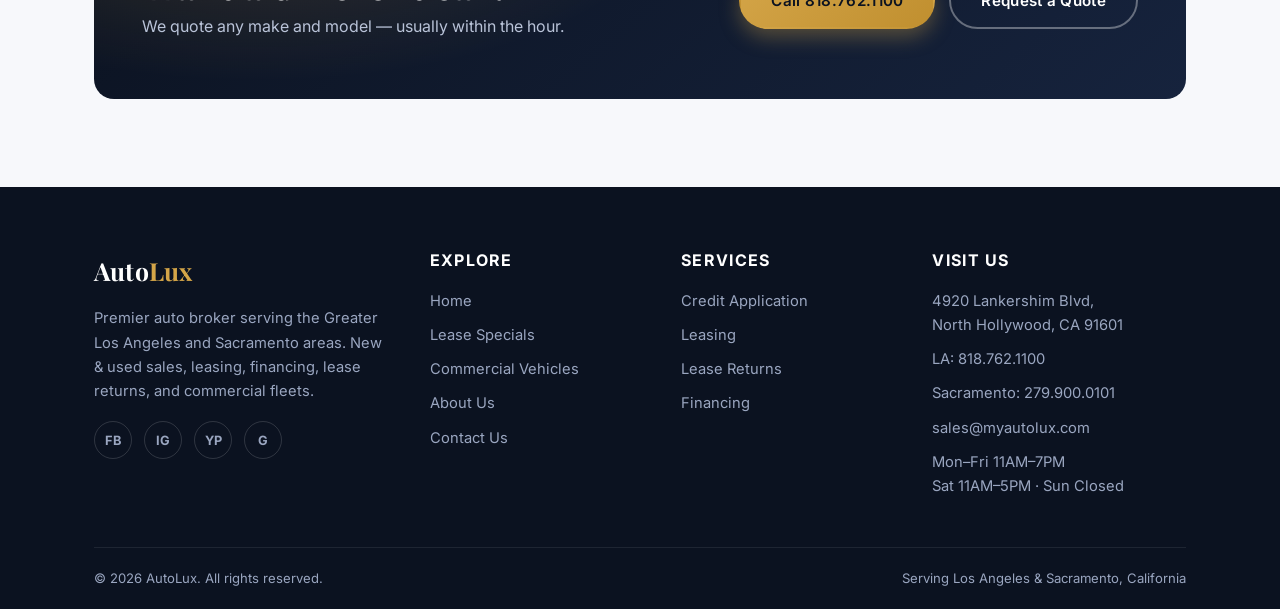
<file: site/lease-specials.html>
<!DOCTYPE html>
<html lang="en">
<head>
  <meta charset="UTF-8">
  <meta name="viewport" content="width=device-width, initial-scale=1.0">
  <title>Lease Specials | AutoLux — Auto Broker &amp; Leasing</title>
  <meta name="description" content="This month's featured lease specials from AutoLux. Some of the lowest lease rates in California on BMW, Mercedes-Benz, Toyota, Lexus and more.">
  <link rel="preconnect" href="https://fonts.googleapis.com">
  <link rel="preconnect" href="https://fonts.gstatic.com" crossorigin>
  <link href="https://fonts.googleapis.com/css2?family=Inter:wght@400;500;600;700&family=Playfair+Display:wght@600;700&display=swap" rel="stylesheet">
  <link rel="stylesheet" href="css/styles.css">
</head>
<body>

  <div class="topbar">
    <div class="container">
      <div class="topbar__phones">
        <a href="tel:+18187621100">Los Angeles: 818.762.1100</a>
        <a href="tel:+12799000101">Sacramento: 279.900.0101</a>
      </div>
      <span>Mon–Fri 11AM–7PM &middot; Sat 11AM–5PM &middot; Sun Closed</span>
    </div>
  </div>

  <header class="site-header">
    <div class="container">
      <a class="logo" href="index.html">Auto<span>Lux</span></a>
      <button class="nav-toggle" aria-label="Toggle navigation" aria-expanded="false">
        <span></span><span></span><span></span>
      </button>
      <nav class="nav" aria-label="Main navigation">
        <a href="index.html">Home</a>
        <a href="lease-specials.html">Lease Specials</a>
        <a href="commercial.html">Commercial</a>
        <a href="about.html">About Us</a>
        <a href="contact.html">Contact</a>
        <a class="btn btn--gold" href="credit-application.html">Get Approved</a>
      </nav>
    </div>
  </header>

  <main>

    <section class="page-hero">
      <div class="container">
        <span class="section__eyebrow">Monthly Specials</span>
        <h1>This month's featured leases</h1>
        <p>
          Hand-picked deals our brokers have negotiated this month. Don't see the car
          you want? Call us — we source every major brand and beat most advertised offers.
        </p>
      </div>
    </section>

    <section class="section">
      <div class="container">
        <div class="grid grid--3">
          <div class="card special reveal">
            <div class="special__media">
              <small>Luxury Sedan</small>
              <strong>BMW 330i</strong>
            </div>
            <div class="special__body">
              <div class="special__price">
                <strong>$429</strong>
                <span>/mo + tax</span>
              </div>
              <p class="special__terms">36 months &middot; 10,000 mi/yr &middot; $2,995 due at signing</p>
              <a class="btn btn--outline" href="contact.html">Inquire Now</a>
            </div>
          </div>
          <div class="card special reveal">
            <div class="special__media">
              <small>Luxury SUV</small>
              <strong>Mercedes-Benz GLC 300</strong>
            </div>
            <div class="special__body">
              <div class="special__price">
                <strong>$519</strong>
                <span>/mo + tax</span>
              </div>
              <p class="special__terms">36 months &middot; 10,000 mi/yr &middot; $3,495 due at signing</p>
              <a class="btn btn--outline" href="contact.html">Inquire Now</a>
            </div>
          </div>
          <div class="card special reveal">
            <div class="special__media">
              <small>Hybrid SUV</small>
              <strong>Toyota RAV4 Hybrid</strong>
            </div>
            <div class="special__body">
              <div class="special__price">
                <strong>$339</strong>
                <span>/mo + tax</span>
              </div>
              <p class="special__terms">36 months &middot; 12,000 mi/yr &middot; $1,995 due at signing</p>
              <a class="btn btn--outline" href="contact.html">Inquire Now</a>
            </div>
          </div>
          <div class="card special reveal">
            <div class="special__media">
              <small>Luxury SUV</small>
              <strong>Lexus RX 350</strong>
            </div>
            <div class="special__body">
              <div class="special__price">
                <strong>$549</strong>
                <span>/mo + tax</span>
              </div>
              <p class="special__terms">36 months &middot; 10,000 mi/yr &middot; $3,995 due at signing</p>
              <a class="btn btn--outline" href="contact.html">Inquire Now</a>
            </div>
          </div>
          <div class="card special reveal">
            <div class="special__media">
              <small>Electric</small>
              <strong>Tesla Model 3</strong>
            </div>
            <div class="special__body">
              <div class="special__price">
                <strong>$399</strong>
                <span>/mo + tax</span>
              </div>
              <p class="special__terms">36 months &middot; 10,000 mi/yr &middot; $2,995 due at signing</p>
              <a class="btn btn--outline" href="contact.html">Inquire Now</a>
            </div>
          </div>
          <div class="card special reveal">
            <div class="special__media">
              <small>Family SUV</small>
              <strong>Honda CR-V</strong>
            </div>
            <div class="special__body">
              <div class="special__price">
                <strong>$319</strong>
                <span>/mo + tax</span>
              </div>
              <p class="special__terms">36 months &middot; 12,000 mi/yr &middot; $1,995 due at signing</p>
              <a class="btn btn--outline" href="contact.html">Inquire Now</a>
            </div>
          </div>
        </div>
        <p class="disclaimer reveal">
          * Sample offers shown for illustration; current pricing changes monthly with
          manufacturer programs. All offers on approved credit, plus tax, title, license,
          and fees. Mileage overage charges apply. Contact AutoLux for this month's live
          numbers on any make and model.
        </p>
      </div>
    </section>

    <section class="section" style="padding-top: 0;">
      <div class="container">
        <div class="cta-band reveal">
          <div>
            <h2>Want a different car?</h2>
            <p>We quote any make and model — usually within the hour.</p>
          </div>
          <div class="hero__actions">
            <a class="btn btn--gold" href="tel:+18187621100">Call 818.762.1100</a>
            <a class="btn btn--ghost" href="contact.html">Request a Quote</a>
          </div>
        </div>
      </div>
    </section>

  </main>

  <footer class="site-footer">
    <div class="container">
      <div class="site-footer__grid">
        <div>
          <a class="logo" href="index.html">Auto<span>Lux</span></a>
          <p>
            Premier auto broker serving the Greater Los Angeles and Sacramento areas.
            New &amp; used sales, leasing, financing, lease returns, and commercial fleets.
          </p>
          <div class="site-footer__social">
            <a href="https://www.facebook.com/" aria-label="Facebook" rel="noopener" target="_blank">FB</a>
            <a href="https://www.instagram.com/" aria-label="Instagram" rel="noopener" target="_blank">IG</a>
            <a href="https://www.yelp.com/" aria-label="Yelp" rel="noopener" target="_blank">YP</a>
            <a href="https://www.google.com/maps" aria-label="Google" rel="noopener" target="_blank">G</a>
          </div>
        </div>
        <div>
          <h4>Explore</h4>
          <ul>
            <li><a href="index.html">Home</a></li>
            <li><a href="lease-specials.html">Lease Specials</a></li>
            <li><a href="commercial.html">Commercial Vehicles</a></li>
            <li><a href="about.html">About Us</a></li>
            <li><a href="contact.html">Contact Us</a></li>
          </ul>
        </div>
        <div>
          <h4>Services</h4>
          <ul>
            <li><a href="credit-application.html">Credit Application</a></li>
            <li><a href="lease-specials.html">Leasing</a></li>
            <li><a href="contact.html">Lease Returns</a></li>
            <li><a href="contact.html">Financing</a></li>
          </ul>
        </div>
        <div>
          <h4>Visit Us</h4>
          <ul>
            <li>4920 Lankershim Blvd,<br>North Hollywood, CA 91601</li>
            <li><a href="tel:+18187621100">LA: 818.762.1100</a></li>
            <li><a href="tel:+12799000101">Sacramento: 279.900.0101</a></li>
            <li><a href="mailto:sales@myautolux.com">sales@myautolux.com</a></li>
            <li>Mon–Fri 11AM–7PM<br>Sat 11AM–5PM &middot; Sun Closed</li>
          </ul>
        </div>
      </div>
      <div class="site-footer__bottom">
        <span>&copy; <span data-year>2026</span> AutoLux. All rights reserved.</span>
        <span>Serving Los Angeles &amp; Sacramento, California</span>
      </div>
    </div>
  </footer>

  <script src="js/main.js"></script>
</body>
</html>
</file>
<file: site/css/styles.css>
/* ==========================================================================
   AutoLux — Auto Broker & Leasing
   ========================================================================== */

:root {
  --navy-900: #0b1220;
  --navy-800: #101a2e;
  --navy-700: #16233d;
  --gold: #d4a548;
  --gold-light: #e6c078;
  --ink: #1a2233;
  --text: #33405c;
  --text-muted: #6b7690;
  --bg: #f7f8fb;
  --white: #ffffff;
  --border: #e4e8f0;
  --radius: 14px;
  --shadow: 0 10px 30px rgba(11, 18, 32, 0.08);
  --shadow-lg: 0 18px 50px rgba(11, 18, 32, 0.16);
  --container: 1140px;
}

*,
*::before,
*::after {
  box-sizing: border-box;
}

html {
  scroll-behavior: smooth;
}

body {
  margin: 0;
  font-family: "Inter", -apple-system, BlinkMacSystemFont, "Segoe UI", Roboto,
    Helvetica, Arial, sans-serif;
  font-size: 16px;
  line-height: 1.65;
  color: var(--text);
  background: var(--bg);
  -webkit-font-smoothing: antialiased;
}

img {
  max-width: 100%;
  display: block;
}

a {
  color: inherit;
  text-decoration: none;
}

h1, h2, h3, h4 {
  font-family: "Playfair Display", Georgia, "Times New Roman", serif;
  color: var(--ink);
  line-height: 1.2;
  margin: 0 0 0.5em;
}

h1 { font-size: clamp(2.1rem, 5vw, 3.4rem); }
h2 { font-size: clamp(1.7rem, 3.5vw, 2.4rem); }
h3 { font-size: 1.25rem; }

p { margin: 0 0 1em; }

.container {
  max-width: var(--container);
  margin: 0 auto;
  padding: 0 24px;
}

.section {
  padding: 88px 0;
}

.section--alt {
  background: var(--white);
}

.section__eyebrow {
  display: inline-block;
  font-size: 0.78rem;
  font-weight: 700;
  letter-spacing: 0.18em;
  text-transform: uppercase;
  color: var(--gold);
  margin-bottom: 12px;
}

.section__lead {
  max-width: 640px;
  color: var(--text-muted);
  font-size: 1.06rem;
}

/* --------------------------------------------------------------------------
   Buttons
   -------------------------------------------------------------------------- */

.btn {
  display: inline-block;
  padding: 14px 30px;
  border-radius: 999px;
  font-weight: 600;
  font-size: 0.95rem;
  letter-spacing: 0.02em;
  cursor: pointer;
  border: 2px solid transparent;
  transition: transform 0.15s ease, box-shadow 0.15s ease, background 0.15s ease,
    color 0.15s ease;
}

.btn:hover {
  transform: translateY(-2px);
}

.btn--gold {
  background: linear-gradient(135deg, var(--gold), #c08f2f);
  color: var(--navy-900);
  box-shadow: 0 8px 20px rgba(212, 165, 72, 0.35);
}

.btn--gold:hover {
  box-shadow: 0 12px 26px rgba(212, 165, 72, 0.45);
}

.btn--ghost {
  border-color: rgba(255, 255, 255, 0.35);
  color: var(--white);
}

.btn--ghost:hover {
  border-color: var(--gold);
  color: var(--gold-light);
}

.btn--outline {
  border-color: var(--navy-800);
  color: var(--navy-800);
}

.btn--outline:hover {
  background: var(--navy-800);
  color: var(--white);
}

/* --------------------------------------------------------------------------
   Header / Navigation
   -------------------------------------------------------------------------- */

.topbar {
  background: var(--navy-900);
  color: #aab4cc;
  font-size: 0.82rem;
  padding: 8px 0;
}

.topbar .container {
  display: flex;
  justify-content: space-between;
  align-items: center;
  gap: 16px;
  flex-wrap: wrap;
}

.topbar a {
  color: #d8deec;
}

.topbar a:hover {
  color: var(--gold-light);
}

.topbar__phones {
  display: flex;
  gap: 20px;
  flex-wrap: wrap;
}

.site-header {
  position: sticky;
  top: 0;
  z-index: 100;
  background: rgba(16, 26, 46, 0.97);
  backdrop-filter: blur(8px);
  border-bottom: 1px solid rgba(255, 255, 255, 0.06);
}

.site-header .container {
  display: flex;
  align-items: center;
  justify-content: space-between;
  height: 72px;
  gap: 24px;
}

.logo {
  font-family: "Playfair Display", Georgia, serif;
  font-size: 1.55rem;
  font-weight: 700;
  color: var(--white);
  letter-spacing: 0.01em;
  white-space: nowrap;
}

.logo span {
  color: var(--gold);
}

.nav {
  display: flex;
  align-items: center;
  gap: 6px;
}

.nav a {
  color: #c6cede;
  font-size: 0.92rem;
  font-weight: 500;
  padding: 10px 14px;
  border-radius: 8px;
  transition: color 0.15s ease, background 0.15s ease;
}

.nav a:hover {
  color: var(--white);
  background: rgba(255, 255, 255, 0.07);
}

.nav a.is-active {
  color: var(--gold-light);
}

.nav .btn {
  margin-left: 10px;
  padding: 10px 22px;
}

.nav-toggle {
  display: none;
  background: none;
  border: 0;
  cursor: pointer;
  padding: 8px;
}

.nav-toggle span {
  display: block;
  width: 24px;
  height: 2px;
  background: var(--white);
  margin: 5px 0;
  border-radius: 2px;
  transition: transform 0.2s ease, opacity 0.2s ease;
}

/* --------------------------------------------------------------------------
   Hero
   -------------------------------------------------------------------------- */

.hero {
  position: relative;
  background:
    radial-gradient(1100px 500px at 85% -10%, rgba(212, 165, 72, 0.18), transparent 60%),
    linear-gradient(160deg, var(--navy-900) 0%, var(--navy-800) 55%, var(--navy-700) 100%);
  color: var(--white);
  padding: 110px 0 120px;
  overflow: hidden;
}

.hero::after {
  content: "";
  position: absolute;
  inset: auto 0 0 0;
  height: 90px;
  background: var(--bg);
  clip-path: polygon(0 100%, 100% 100%, 100% 0);
}

.hero__inner {
  max-width: 680px;
}

.hero h1 {
  color: var(--white);
}

.hero h1 em {
  font-style: normal;
  color: var(--gold-light);
}

.hero p {
  font-size: 1.13rem;
  color: #c3ccdf;
  max-width: 560px;
  margin-bottom: 32px;
}

.hero__actions {
  display: flex;
  gap: 14px;
  flex-wrap: wrap;
}

.hero__stats {
  display: flex;
  gap: 48px;
  margin-top: 56px;
  flex-wrap: wrap;
}

.hero__stat strong {
  display: block;
  font-family: "Playfair Display", Georgia, serif;
  font-size: 1.9rem;
  color: var(--gold-light);
}

.hero__stat span {
  font-size: 0.85rem;
  color: #9aa6c0;
  text-transform: uppercase;
  letter-spacing: 0.08em;
}

/* Page hero (interior pages) */

.page-hero {
  background:
    radial-gradient(900px 400px at 80% -20%, rgba(212, 165, 72, 0.15), transparent 60%),
    linear-gradient(160deg, var(--navy-900), var(--navy-700));
  color: var(--white);
  padding: 72px 0;
}

.page-hero h1 {
  color: var(--white);
  margin-bottom: 8px;
}

.page-hero p {
  color: #c3ccdf;
  max-width: 620px;
  margin: 0;
  font-size: 1.08rem;
}

/* --------------------------------------------------------------------------
   Cards & grids
   -------------------------------------------------------------------------- */

.grid {
  display: grid;
  gap: 24px;
}

.grid--3 { grid-template-columns: repeat(3, 1fr); }
.grid--2 { grid-template-columns: repeat(2, 1fr); }
.grid--4 { grid-template-columns: repeat(4, 1fr); }

.card {
  background: var(--white);
  border: 1px solid var(--border);
  border-radius: var(--radius);
  padding: 32px 28px;
  box-shadow: var(--shadow);
  transition: transform 0.2s ease, box-shadow 0.2s ease;
}

.card:hover {
  transform: translateY(-4px);
  box-shadow: var(--shadow-lg);
}

.card__icon {
  width: 52px;
  height: 52px;
  border-radius: 12px;
  display: flex;
  align-items: center;
  justify-content: center;
  background: linear-gradient(135deg, rgba(212, 165, 72, 0.16), rgba(212, 165, 72, 0.05));
  color: var(--gold);
  margin-bottom: 18px;
}

.card__icon svg {
  width: 26px;
  height: 26px;
}

.card p {
  color: var(--text-muted);
  font-size: 0.95rem;
  margin: 0;
}

.card--dark {
  background: var(--navy-800);
  border-color: rgba(255, 255, 255, 0.06);
}

.card--dark h3 {
  color: var(--white);
}

.card--dark p {
  color: #a7b1c9;
}

/* --------------------------------------------------------------------------
   Brands strip
   -------------------------------------------------------------------------- */

.brands {
  display: flex;
  flex-wrap: wrap;
  gap: 12px 14px;
  justify-content: center;
}

.brands span {
  font-size: 0.88rem;
  font-weight: 600;
  letter-spacing: 0.06em;
  text-transform: uppercase;
  color: var(--text-muted);
  background: var(--white);
  border: 1px solid var(--border);
  border-radius: 999px;
  padding: 9px 18px;
}

/* --------------------------------------------------------------------------
   Testimonials
   -------------------------------------------------------------------------- */

.testimonial {
  position: relative;
  padding-top: 40px;
}

.testimonial::before {
  content: "\201C";
  position: absolute;
  top: 6px;
  left: 24px;
  font-family: Georgia, serif;
  font-size: 4rem;
  line-height: 1;
  color: var(--gold);
  opacity: 0.6;
}

.testimonial__stars {
  color: var(--gold);
  letter-spacing: 3px;
  margin-bottom: 10px;
  font-size: 0.95rem;
}

.testimonial__author {
  margin-top: 16px;
  font-weight: 600;
  color: var(--ink);
  font-size: 0.9rem;
}

.testimonial__author small {
  display: block;
  font-weight: 400;
  color: var(--text-muted);
}

/* --------------------------------------------------------------------------
   Specials
   -------------------------------------------------------------------------- */

.special {
  overflow: hidden;
  padding: 0;
  display: flex;
  flex-direction: column;
}

.special__media {
  background: linear-gradient(150deg, var(--navy-800), var(--navy-700));
  color: var(--gold-light);
  padding: 34px 28px;
}

.special__media small {
  display: block;
  font-size: 0.78rem;
  letter-spacing: 0.16em;
  text-transform: uppercase;
  color: #8f9ab4;
  margin-bottom: 4px;
}

.special__media strong {
  font-family: "Playfair Display", Georgia, serif;
  font-size: 1.45rem;
  color: var(--white);
}

.special__body {
  padding: 24px 28px 28px;
  display: flex;
  flex-direction: column;
  gap: 14px;
  flex: 1;
}

.special__price {
  display: flex;
  align-items: baseline;
  gap: 8px;
}

.special__price strong {
  font-size: 2rem;
  color: var(--ink);
  font-family: "Playfair Display", Georgia, serif;
}

.special__price span {
  color: var(--text-muted);
  font-size: 0.9rem;
}

.special__terms {
  color: var(--text-muted);
  font-size: 0.85rem;
  margin: 0;
}

.special .btn {
  align-self: flex-start;
  margin-top: auto;
}

.disclaimer {
  font-size: 0.8rem;
  color: var(--text-muted);
  max-width: 760px;
  margin-top: 28px;
}

/* --------------------------------------------------------------------------
   Steps
   -------------------------------------------------------------------------- */

.step {
  position: relative;
  padding-left: 0;
}

.step__num {
  font-family: "Playfair Display", Georgia, serif;
  font-size: 2.4rem;
  color: var(--gold);
  line-height: 1;
  margin-bottom: 12px;
}

/* --------------------------------------------------------------------------
   CTA band
   -------------------------------------------------------------------------- */

.cta-band {
  background:
    radial-gradient(700px 300px at 15% 0%, rgba(212, 165, 72, 0.2), transparent 60%),
    linear-gradient(140deg, var(--navy-900), var(--navy-700));
  border-radius: 20px;
  color: var(--white);
  padding: 60px 48px;
  display: flex;
  align-items: center;
  justify-content: space-between;
  gap: 32px;
  flex-wrap: wrap;
}

.cta-band h2 {
  color: var(--white);
  margin: 0 0 6px;
}

.cta-band p {
  color: #b9c3d8;
  margin: 0;
}

/* --------------------------------------------------------------------------
   Forms
   -------------------------------------------------------------------------- */

.form {
  display: grid;
  gap: 18px;
}

.form--2col {
  grid-template-columns: 1fr 1fr;
}

.form__field {
  display: flex;
  flex-direction: column;
  gap: 6px;
}

.form__field--full {
  grid-column: 1 / -1;
}

.form__field label {
  font-size: 0.85rem;
  font-weight: 600;
  color: var(--ink);
}

.form__field label span {
  color: #c0392b;
}

.form__field input,
.form__field select,
.form__field textarea {
  font: inherit;
  padding: 12px 14px;
  border: 1px solid var(--border);
  border-radius: 10px;
  background: var(--white);
  color: var(--ink);
  transition: border-color 0.15s ease, box-shadow 0.15s ease;
}

.form__field input:focus,
.form__field select:focus,
.form__field textarea:focus {
  outline: none;
  border-color: var(--gold);
  box-shadow: 0 0 0 3px rgba(212, 165, 72, 0.18);
}

.form__note {
  grid-column: 1 / -1;
  font-size: 0.8rem;
  color: var(--text-muted);
  margin: 0;
}

.form__status {
  grid-column: 1 / -1;
  margin: 0;
  font-weight: 600;
  color: #1e7a46;
  display: none;
}

.form__status.is-visible {
  display: block;
}

fieldset {
  border: 1px solid var(--border);
  border-radius: var(--radius);
  padding: 24px;
  margin: 0;
  display: grid;
  gap: 18px;
  grid-column: 1 / -1;
  grid-template-columns: 1fr 1fr;
  background: var(--white);
}

legend {
  font-weight: 700;
  color: var(--ink);
  padding: 0 8px;
  font-family: "Playfair Display", Georgia, serif;
  font-size: 1.05rem;
}

/* --------------------------------------------------------------------------
   Contact
   -------------------------------------------------------------------------- */

.contact-info {
  display: grid;
  gap: 24px;
}

.contact-info__item {
  display: flex;
  gap: 16px;
  align-items: flex-start;
}

.contact-info__item .card__icon {
  margin: 0;
  flex-shrink: 0;
}

.contact-info__item strong {
  display: block;
  color: var(--ink);
}

.contact-info__item a:hover {
  color: var(--gold);
}

.hours-table {
  width: 100%;
  border-collapse: collapse;
  font-size: 0.95rem;
}

.hours-table td {
  padding: 10px 0;
  border-bottom: 1px solid var(--border);
}

.hours-table td:last-child {
  text-align: right;
  color: var(--text-muted);
}

/* --------------------------------------------------------------------------
   Footer
   -------------------------------------------------------------------------- */

.site-footer {
  background: var(--navy-900);
  color: #9aa6c0;
  padding: 64px 0 0;
  margin-top: 0;
}

.site-footer__grid {
  display: grid;
  grid-template-columns: 1.4fr 1fr 1fr 1.2fr;
  gap: 40px;
  padding-bottom: 48px;
}

.site-footer h4 {
  color: var(--white);
  font-size: 1rem;
  font-family: "Inter", sans-serif;
  letter-spacing: 0.08em;
  text-transform: uppercase;
  margin-bottom: 18px;
}

.site-footer p {
  font-size: 0.92rem;
}

.site-footer ul {
  list-style: none;
  margin: 0;
  padding: 0;
  display: grid;
  gap: 10px;
  font-size: 0.92rem;
}

.site-footer a:hover {
  color: var(--gold-light);
}

.site-footer .logo {
  display: inline-block;
  margin-bottom: 14px;
}

.site-footer__social {
  display: flex;
  gap: 12px;
  margin-top: 18px;
}

.site-footer__social a {
  width: 38px;
  height: 38px;
  border-radius: 50%;
  border: 1px solid rgba(255, 255, 255, 0.15);
  display: flex;
  align-items: center;
  justify-content: center;
  font-size: 0.8rem;
  font-weight: 700;
  transition: border-color 0.15s ease, color 0.15s ease;
}

.site-footer__social a:hover {
  border-color: var(--gold);
  color: var(--gold-light);
}

.site-footer__bottom {
  border-top: 1px solid rgba(255, 255, 255, 0.08);
  padding: 20px 0;
  font-size: 0.82rem;
  display: flex;
  justify-content: space-between;
  gap: 12px;
  flex-wrap: wrap;
}

/* --------------------------------------------------------------------------
   Reveal animation
   -------------------------------------------------------------------------- */

.reveal {
  opacity: 0;
  transform: translateY(24px);
  transition: opacity 0.6s ease, transform 0.6s ease;
}

.reveal.is-visible {
  opacity: 1;
  transform: none;
}

@media (prefers-reduced-motion: reduce) {
  .reveal {
    opacity: 1;
    transform: none;
    transition: none;
  }
}

/* --------------------------------------------------------------------------
   Responsive
   -------------------------------------------------------------------------- */

@media (max-width: 960px) {
  .grid--3,
  .grid--4 {
    grid-template-columns: repeat(2, 1fr);
  }

  .site-footer__grid {
    grid-template-columns: 1fr 1fr;
  }
}

@media (max-width: 720px) {
  .section {
    padding: 60px 0;
  }

  .grid--2,
  .grid--3,
  .grid--4,
  .form--2col,
  fieldset {
    grid-template-columns: 1fr;
  }

  .nav {
    position: fixed;
    inset: 72px 0 auto 0;
    background: var(--navy-900);
    flex-direction: column;
    align-items: stretch;
    padding: 16px 24px 28px;
    gap: 4px;
    border-bottom: 1px solid rgba(255, 255, 255, 0.08);
    transform: translateY(-130%);
    transition: transform 0.25s ease;
    z-index: 90;
  }

  .nav.is-open {
    transform: none;
  }

  .nav .btn {
    margin: 10px 0 0;
    text-align: center;
  }

  .nav-toggle {
    display: block;
  }

  .nav-toggle.is-open span:nth-child(1) {
    transform: translateY(7px) rotate(45deg);
  }

  .nav-toggle.is-open span:nth-child(2) {
    opacity: 0;
  }

  .nav-toggle.is-open span:nth-child(3) {
    transform: translateY(-7px) rotate(-45deg);
  }

  .cta-band {
    padding: 40px 28px;
  }

  .site-footer__grid {
    grid-template-columns: 1fr;
    gap: 32px;
  }
}
</file>
